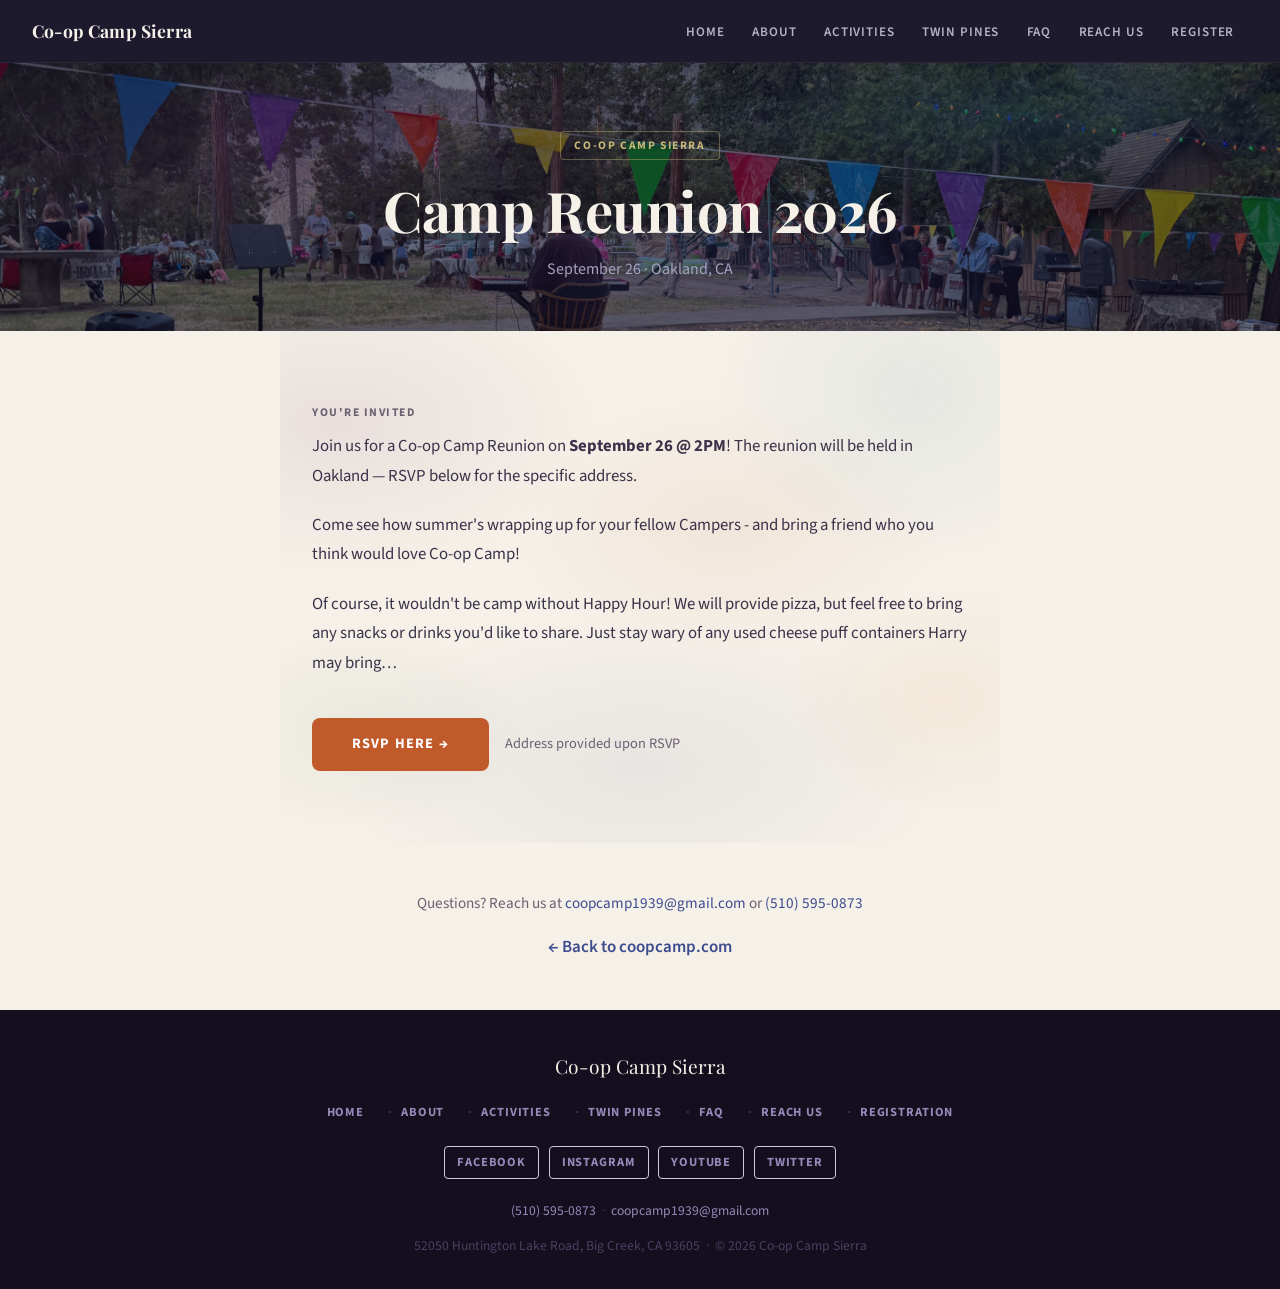
<file: reunion.html>
<!DOCTYPE html>
<html lang="en">
<head>
  <meta charset="UTF-8" />
  <meta name="viewport" content="width=device-width, initial-scale=1.0" />
  <title>Co-op Camp Reunion</title>
  <meta name="description" content="Join us for a Co-op Camp Sierra reunion on September 26 in Oakland. Come see your fellow campers and bring a friend!" />
  <link rel="stylesheet" href="css/style.css" />
  <script src="js/config.js"></script>
</head>
<body data-title="Reunion">

  <div id="site-nav"></div>

  <header class="page-hero page-hero-bg tiedye-wash"
          style="background-image: url('images/carnival.jpeg');">
    <p class="page-eyebrow">Co-op Camp Sierra</p>
    <h1>Camp Reunion 2026</h1>
    <p>September 26 · Oakland, CA</p>
  </header>

  <section class="section tiedye-wash" style="max-width:720px;">
    <p class="section-eyebrow">You're invited</p>

    <p class="section-body">Join us for a Co-op Camp Reunion on <strong>September 26 @ 2PM</strong>! The reunion will be held in Oakland — RSVP below for the specific address.</p>

    <p class="section-body" style="margin-top:1.25rem;">Come see how summer's wrapping up for your fellow Campers - and bring a friend who you think would love Co-op Camp!</p>

    <p class="section-body" style="margin-top:1.25rem;">Of course, it wouldn't be camp without Happy Hour! We will provide pizza, but feel free to bring any snacks or drinks you'd like to share. Just stay wary of any used cheese puff containers Harry may bring…</p>

    <div style="margin-top:2.5rem; display:flex; gap:1rem; flex-wrap:wrap; align-items:center;">
      <a class="btn btn-primary" href="https://forms.gle/VV9sCmEwhJFqFmQ28" target="_blank" rel="noopener"
         style="font-size:0.9rem; padding:0.9rem 2.5rem;">
        RSVP Here →
      </a>
      <p style="color:var(--mid); font-size:0.9rem; margin:0;">Address provided upon RSVP</p>
    </div>
  </section>

  <section class="section" style="text-align:center; padding-top:3rem; padding-bottom:3rem; max-width:720px;">
    <p style="color:var(--mid); font-size:0.95rem;">Questions? Reach us at
      <a href="mailto:coopcamp1939@gmail.com">coopcamp1939@gmail.com</a> or
      <a href="tel:5105950873">(510) 595-0873</a>
    </p>
    <p style="margin-top:1rem;">
      <a href="index.html" style="color:var(--indigo); font-weight:600;">← Back to coopcamp.com</a>
    </p>
  </section>

  <div id="site-footer"></div>

  <script src="js/site.js"></script>

</body>
</html>
</file>
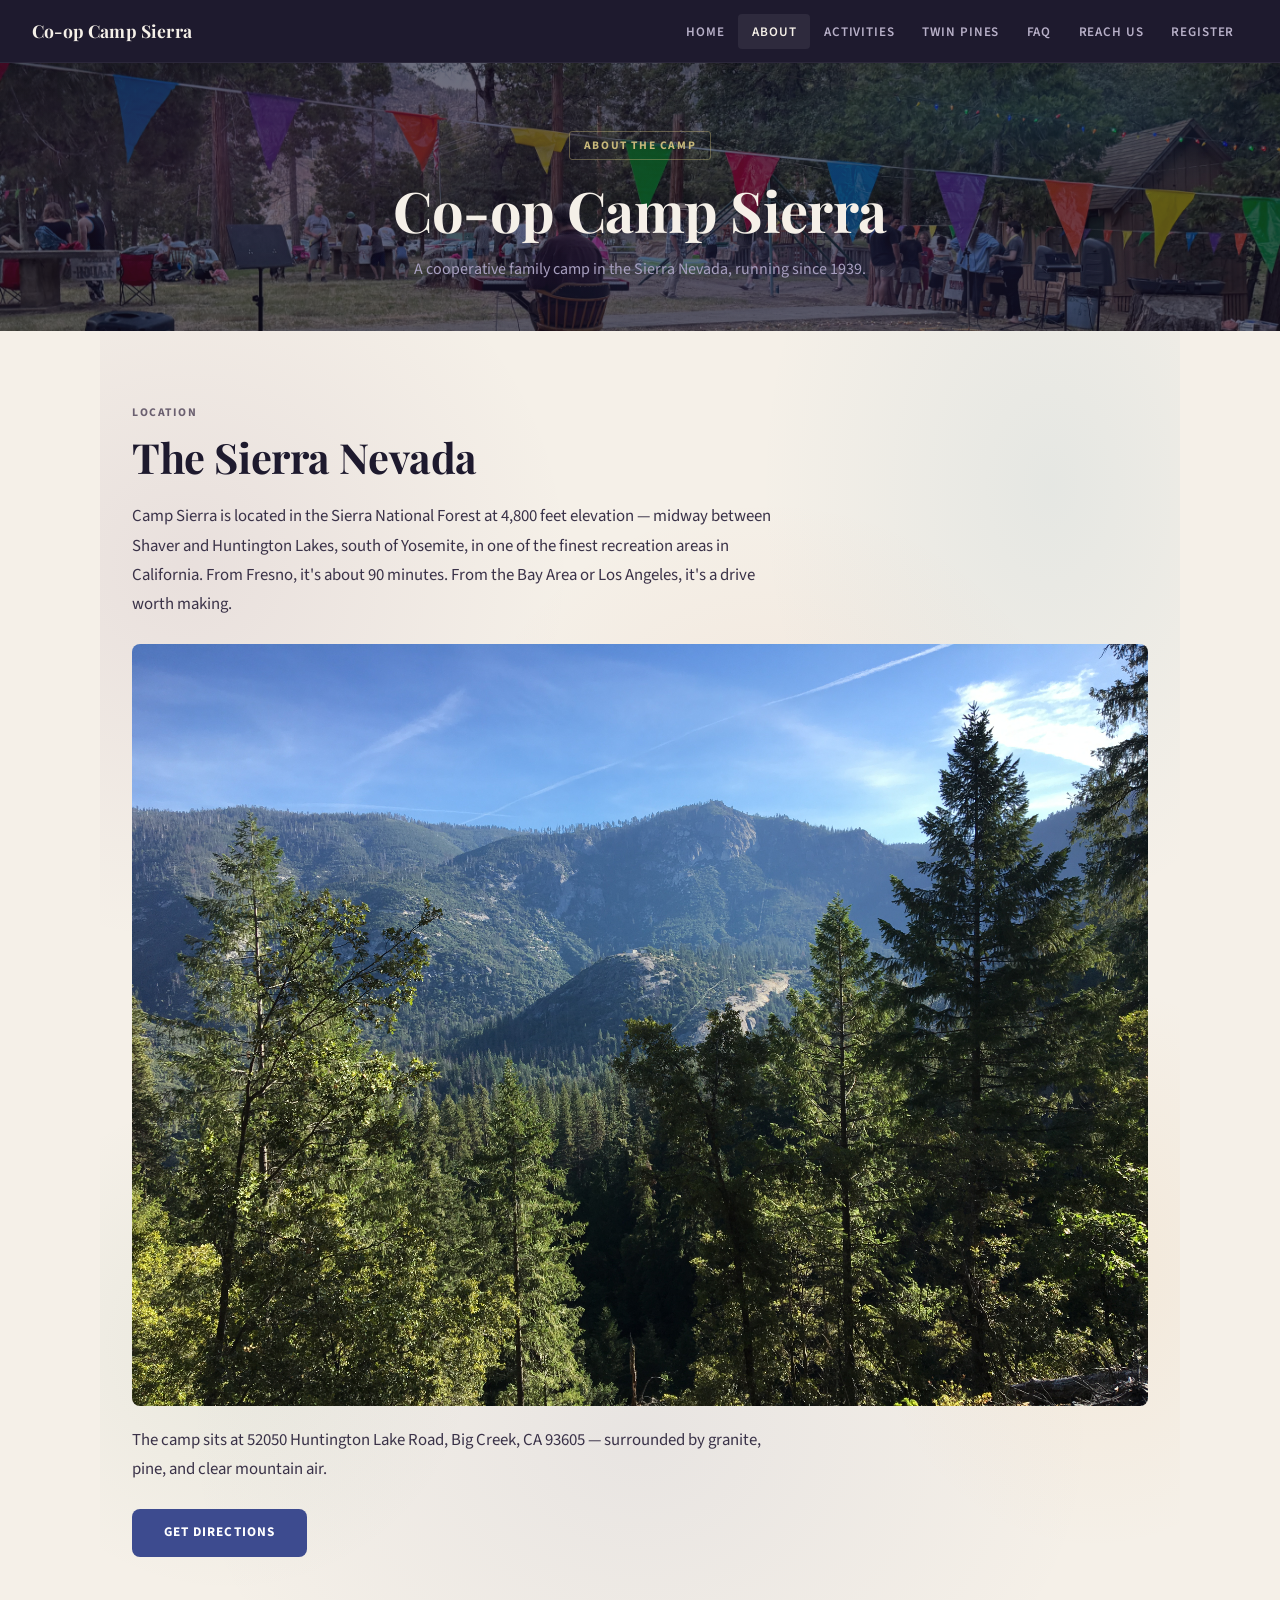
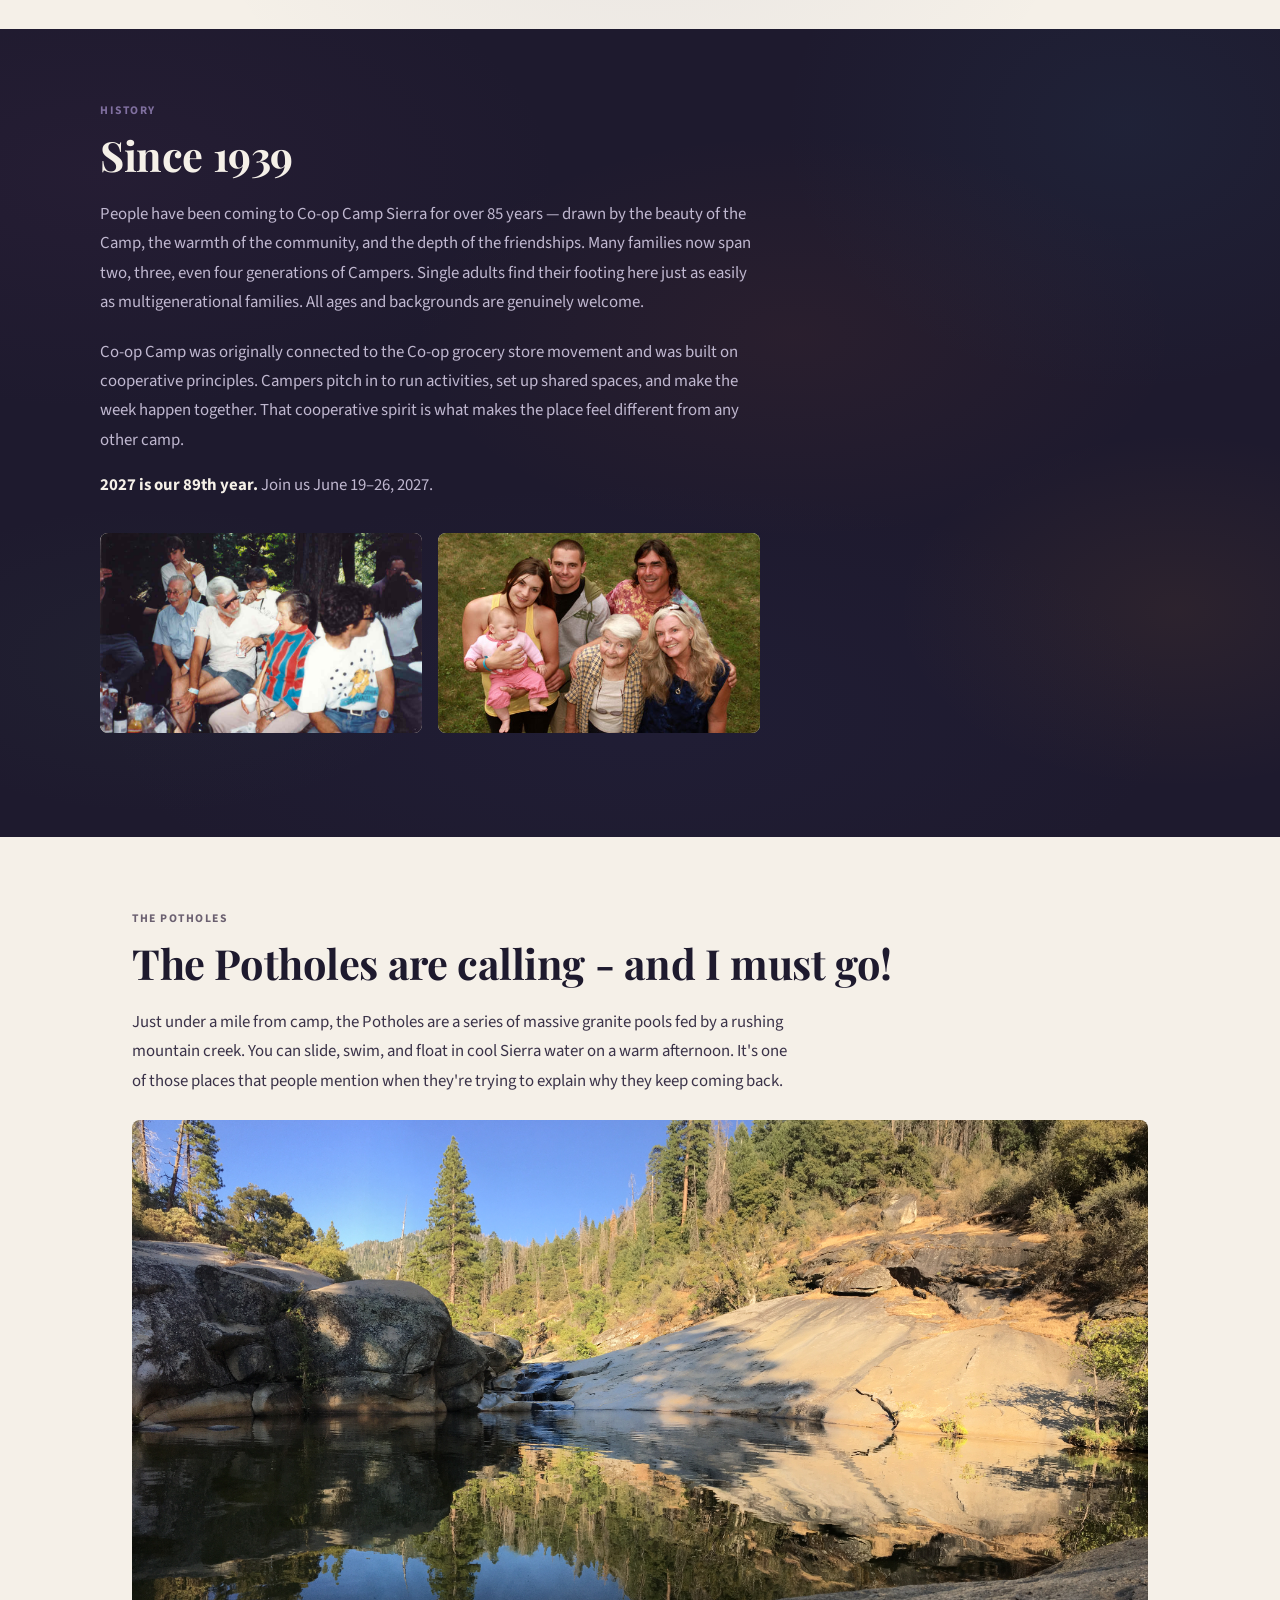
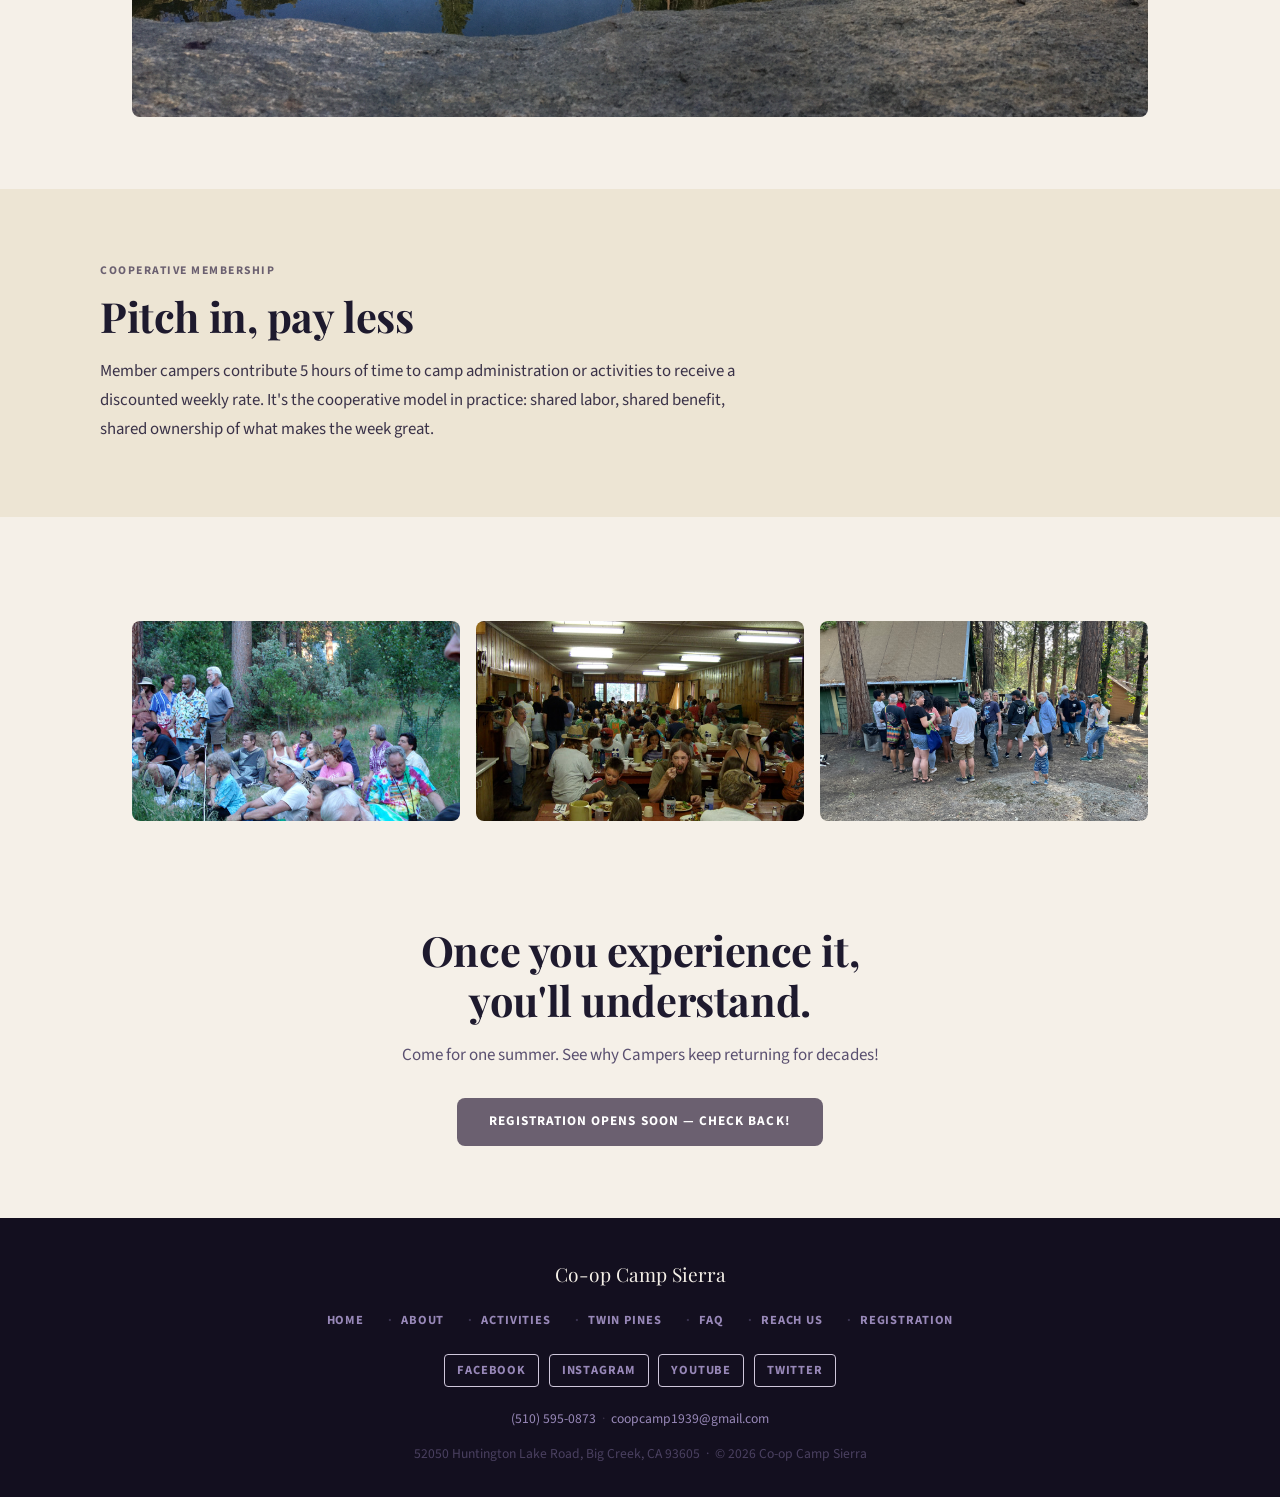
<file: pages/about.html>
<!DOCTYPE html>
<html lang="en">
<head>
  <meta charset="UTF-8" />
  <meta name="viewport" content="width=device-width, initial-scale=1.0" />
  <title>About Us | Co-op Camp Sierra</title>
  <meta name="description" content="The history and cooperative spirit of Co-op Camp Sierra — a family camp in the Sierra Nevada since 1939." />
  <link rel="stylesheet" href="../css/style.css" />
  <script src="../js/config.js"></script>
  <script src="../js/site.js"></script>
</head>
<body>

  <body data-title="About">

  <div id="site-nav"></div>

  <header class="page-hero page-hero-bg tiedye-wash"
          style="background-image: url('../images/carnival.jpeg');">
    <p class="page-eyebrow">About the Camp</p>
    <h1>Co-op Camp Sierra</h1>
    <p>A cooperative family camp in the Sierra Nevada, running since 1939.</p>
  </header>

  <section class="section tiedye-wash">
    <p class="section-eyebrow">Location</p>
    <h2 class="section-title">The Sierra Nevada</h2>
    <p class="section-body">Camp Sierra is located in the Sierra National Forest at 4,800 feet elevation — midway between Shaver and Huntington Lakes, south of Yosemite, in one of the finest recreation areas in California. From Fresno, it's about 90 minutes. From the Bay Area or Los Angeles, it's a drive worth making.</p>
    <img src="../images/sierras.jpg" alt="Sierra Mountains" style="width:100%; border-radius:8px; margin-top:1.5rem;">
    <p class="section-body" style="margin-top:1.25rem;">The camp sits at 52050 Huntington Lake Road, Big Creek, CA 93605 — surrounded by granite, pine, and clear mountain air.</p>
    <a class="btn btn-indigo" style="margin-top:1.5rem; display:inline-block;"
       href="https://maps.google.com/?q=52050+Huntington+Lake+Road+Big+Creek+CA+93605"
       target="_blank" rel="noopener">Get Directions</a>
  </section>

  <div class="band band-ink tiedye-wash">
    <div class="band-inner">
      <p class="section-eyebrow">History</p>
      <h2 class="section-title">Since 1939</h2>
      <p style="color:#c0b8d0; max-width:660px; font-size:1.05rem; line-height:1.75; margin-bottom:1.25rem;">People have been coming to Co-op Camp Sierra for over 85 years — drawn by the beauty of the Camp, the warmth of the community, and the depth of the friendships. Many families now span two, three, even four generations of Campers. Single adults find their footing here just as easily as multigenerational families. All ages and backgrounds are genuinely welcome.</p>
      <p style="color:#c0b8d0; max-width:660px; font-size:1.05rem; line-height:1.75;">Co-op Camp was originally connected to the Co-op grocery store movement and was built on cooperative principles. Campers pitch in to run activities, set up shared spaces, and make the week happen together. That cooperative spirit is what makes the place feel different from any other camp.</p>
      <p id="year-blurb" style="color:#c0b8d0; max-width:660px; font-size:1.05rem; line-height:1.75; margin-top:1rem;"></p>

      <div class="photo-grid-2" style="margin-top:2rem; max-width:660px;">
        <div class="photo-block" style="height:200px;">
          <img src="../images/historical-camp.jpeg" alt="Co-op Camp Sierra in earlier years">
        </div>
        <div class="photo-block" style="height:200px;">
          <img src="../images/four-generations.jpg" alt="Four generations at camp">
        </div>
      </div>
    </div>
  </div>

  <section class="section">
    <p class="section-eyebrow">The Potholes</p>
    <h2 class="section-title">The Potholes are calling - and I must go!</h2>
    <p class="section-body">Just under a mile from camp, the Potholes are a series of massive granite pools fed by a rushing mountain creek. You can slide, swim, and float in cool Sierra water on a warm afternoon. It's one of those places that people mention when they're trying to explain why they keep coming back.</p>
    <img src="../images/potholes.jpg" alt="The Potholes at Co-op Camp Sierra"
         style="width:100%; border-radius:8px; margin-top:1.5rem;">
  </section>

  <div class="band band-parchment">
    <div class="band-inner">
      <p class="section-eyebrow">Cooperative Membership</p>
      <h2 class="section-title" style="margin-bottom:1rem;">Pitch in, pay less</h2>
      <p style="max-width:660px; font-size:1.05rem; color:#3a3248; line-height:1.75;">Member campers contribute 5 hours of time to camp administration or activities to receive a discounted weekly rate. It's the cooperative model in practice: shared labor, shared benefit, shared ownership of what makes the week great.</p>
    </div>
  </div>

  <section class="section" style="padding-bottom:0;">
    <div class="photo-grid-3">
      <div class="photo-block" style="height:200px;">
        <img src="../images/primrose.jpg" alt="Evening primrose">
      </div>
      <div class="photo-block" style="height:200px;">
        <img src="../images/dining-hall.jpg" alt="Dining at camp">
      </div>
      <div class="photo-block" style="height:200px;">
        <img src="../images/happy-hour.jpeg" alt="Happy hour">
      </div>
    </div>
  </section>

  <section class="section" style="text-align:center;">
    <h2 class="section-title" style="max-width:520px; margin:0 auto 1rem;">Once you experience it, you'll understand.</h2>
    <p style="max-width:480px; margin:0 auto 1.75rem; color:#5a5070;">Come for one summer. See why Campers keep returning for decades!</p>
    <a class="btn btn-primary" id="register-btn" href="registration.html"></a>
  </section>

  <div id="site-footer"></div>

  <script>
    // Year blurb from config
    document.getElementById('year-blurb').innerHTML =
      '<strong style="color:var(--stone);">' + CAMP_YEAR + ' is our ' + CAMP_YEAR_NUMBER + ' year.</strong> Join us ' + CAMP_DATES + '.';

    const btn = document.getElementById('register-btn');
    if (REGISTRATION_OPEN) {
      btn.textContent = 'Register for ' + CAMP_YEAR;
    } else {
      btn.textContent = 'Registration opens soon — check back!';
      btn.removeAttribute('href');
      btn.style.background = 'var(--mid)';
      btn.style.cursor = 'default';
    }
  </script>

  <script src="../js/config.js"></script>
  <script src="../js/site.js"></script>

</body>
</html>
</file>
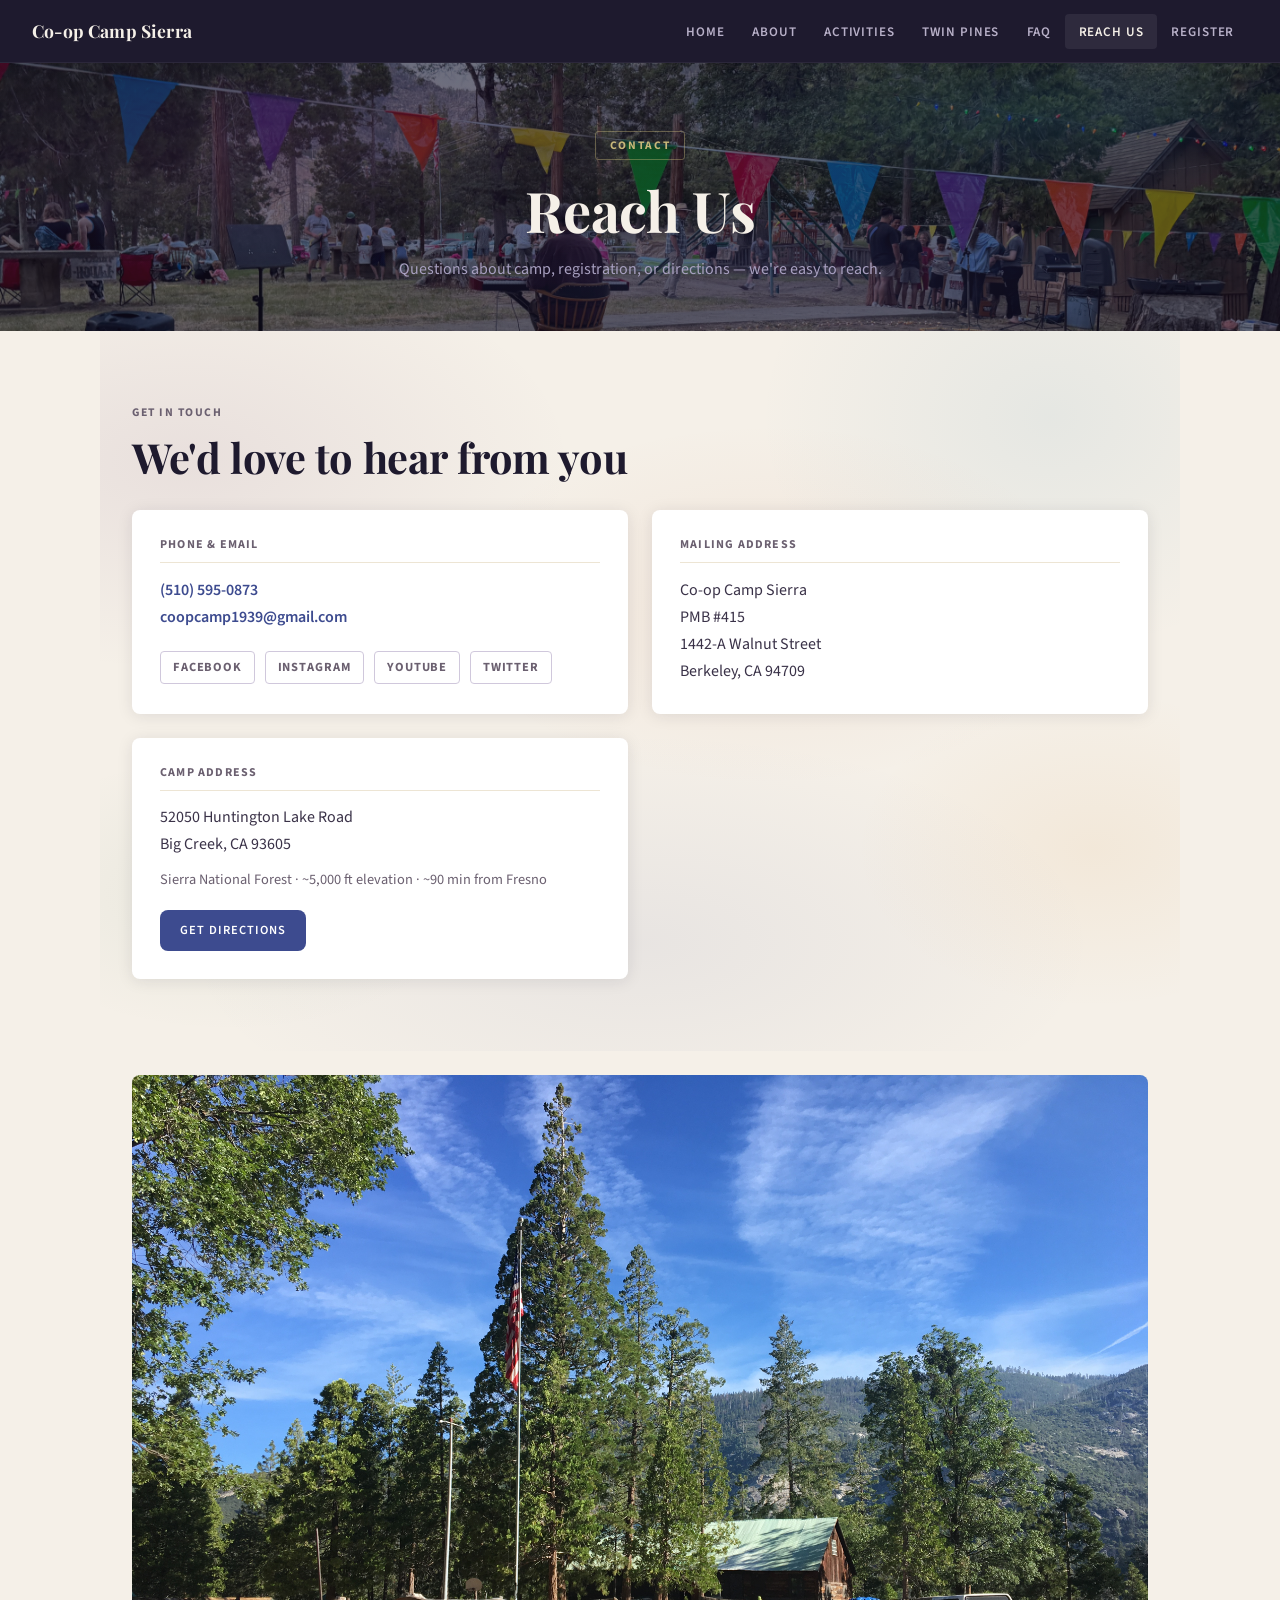
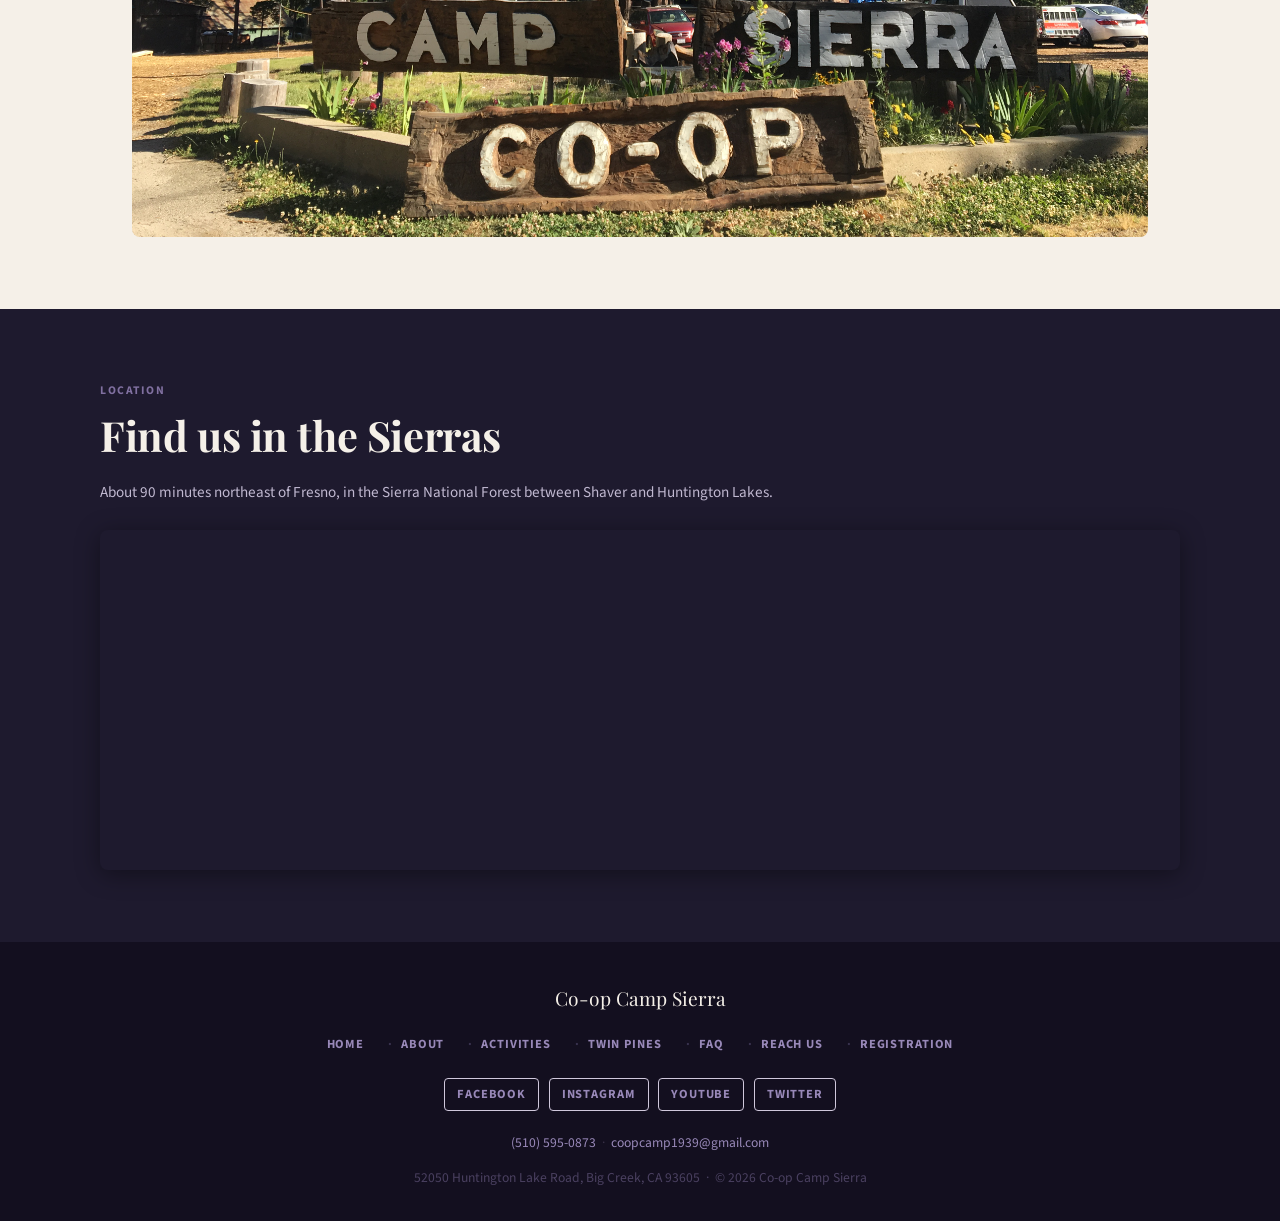
<file: pages/contact.html>
<!DOCTYPE html>
<html lang="en">
<head>
  <meta charset="UTF-8" />
  <meta name="viewport" content="width=device-width, initial-scale=1.0" />
  <title>Reach Us | Co-op Camp Sierra</title>
  <meta name="description" content="Contact Co-op Camp Sierra — phone, email, mailing address, and directions to the camp." />
  <link rel="stylesheet" href="../css/style.css" />
  <script src="../js/config.js"></script>
  <script src="../js/site.js"></script>
</head>
<body>

  <body data-title="Reach Us">

  <div id="site-nav"></div>

  <header class="page-hero page-hero-bg tiedye-wash"
          style="background-image: url('../images/carnival.jpeg');">
    <p class="page-eyebrow">Contact</p>
    <h1>Reach Us</h1>
    <p>Questions about camp, registration, or directions — we're easy to reach.</p>
  </header>

  <section class="section tiedye-wash">
    <p class="section-eyebrow">Get in Touch</p>
    <h2 class="section-title">We'd love to hear from you</h2>

    <div class="contact-grid">
      <div class="contact-card">
        <h3>Phone &amp; Email</h3>
        <address>
          <p><a href="tel:5105950873">(510) 595-0873</a></p>
          <p><a href="mailto:coopcamp1939@gmail.com">coopcamp1939@gmail.com</a></p>
        </address>
        <div class="social-links" style="margin-top:1.25rem;">
          <a href="http://www.facebook.com/groups/51711487635/" target="_blank" rel="noopener">Facebook</a>
          <a href="https://www.instagram.com/coopcampsierra/" target="_blank" rel="noopener">Instagram</a>
          <a href="http://www.youtube.com/channel/UCi2rjF8sjHXyjd9L-mYlB8A" target="_blank" rel="noopener">YouTube</a>
          <a href="https://twitter.com/coopCampSierra" target="_blank" rel="noopener">Twitter</a>
        </div>
      </div>

      <div class="contact-card">
        <h3>Mailing Address</h3>
        <address>
          <p>Co-op Camp Sierra<br>
          PMB #415<br>
          1442-A Walnut Street<br>
          Berkeley, CA 94709</p>
        </address>
      </div>

      <div class="contact-card">
        <h3>Camp Address</h3>
        <address>
          <p>52050 Huntington Lake Road<br>Big Creek, CA 93605</p>
        </address>
        <p style="font-size:0.9rem; color:var(--mid); margin-top:0.6rem;">Sierra National Forest · ~5,000 ft elevation · ~90 min from Fresno</p>
        <a class="btn btn-indigo" style="margin-top:1.1rem; font-size:0.78rem; padding:0.6rem 1.25rem; color:white;"
           href="https://maps.google.com/?q=52050+Huntington+Lake+Road+Big+Creek+CA+93605"
           target="_blank" rel="noopener">Get Directions</a>
      </div>
    </div>
  </section>

  <section class="section" style="padding-top:0;">
    <img src="../images/coop-camp-sign.jpg" alt="Co-op Camp Sierra sign"
         style="width:100%; border-radius:8px; margin-top:1.5rem;">
  </section>

  <div class="band band-ink">
    <div class="band-inner">
      <p class="section-eyebrow">Location</p>
      <h2 class="section-title" style="margin-bottom:1.25rem;">Find us in the Sierras</h2>
      <p style="color:#c0b8d0; margin-bottom:1.5rem; font-size:0.95rem;">About 90 minutes northeast of Fresno, in the Sierra National Forest between Shaver and Huntington Lakes.</p>
      <div style="border-radius:var(--radius); overflow:hidden; box-shadow:0 4px 24px rgba(0,0,0,0.4);">
        <iframe
          title="Camp Sierra location map"
          src="https://www.google.com/maps/embed?pb=!1m18!1m12!1m3!1d3152.0!2d-119.25!3d37.1!2m3!1f0!2f0!3f0!3m2!1i1024!2i768!4f13.1!3m3!1m2!1s0x0%3A0x0!2s52000+Camp+Sierra+Road%2C+Shaver+Lake%2C+CA+93664!5e0!3m2!1sen!2sus!4v1"
          width="100%" height="340" style="border:0; display:block;"
          allowfullscreen="" loading="lazy" referrerpolicy="no-referrer-when-downgrade">
        </iframe>
      </div>
    </div>
  </div>

  <div id="site-footer"></div>

  <script src="../js/config.js"></script>
  <script src="../js/site.js"></script>


</body>
</html>
</file>
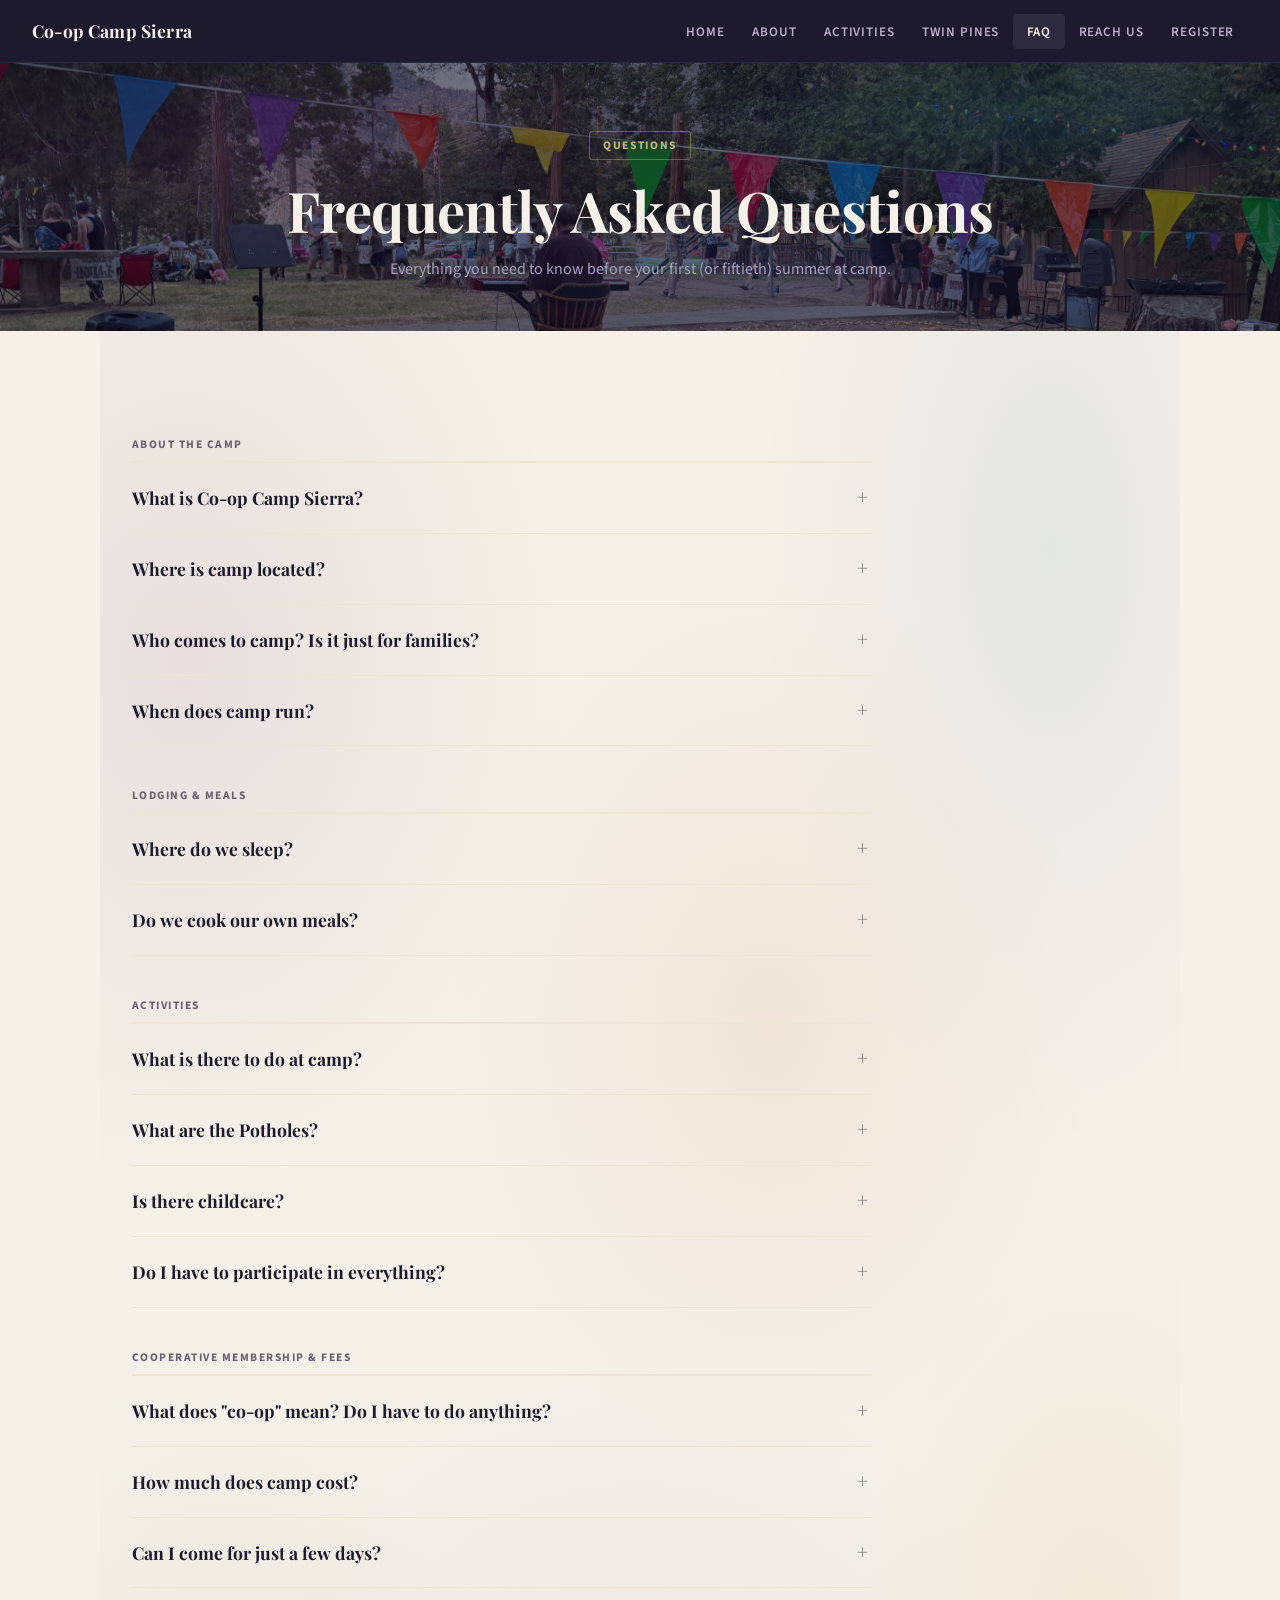
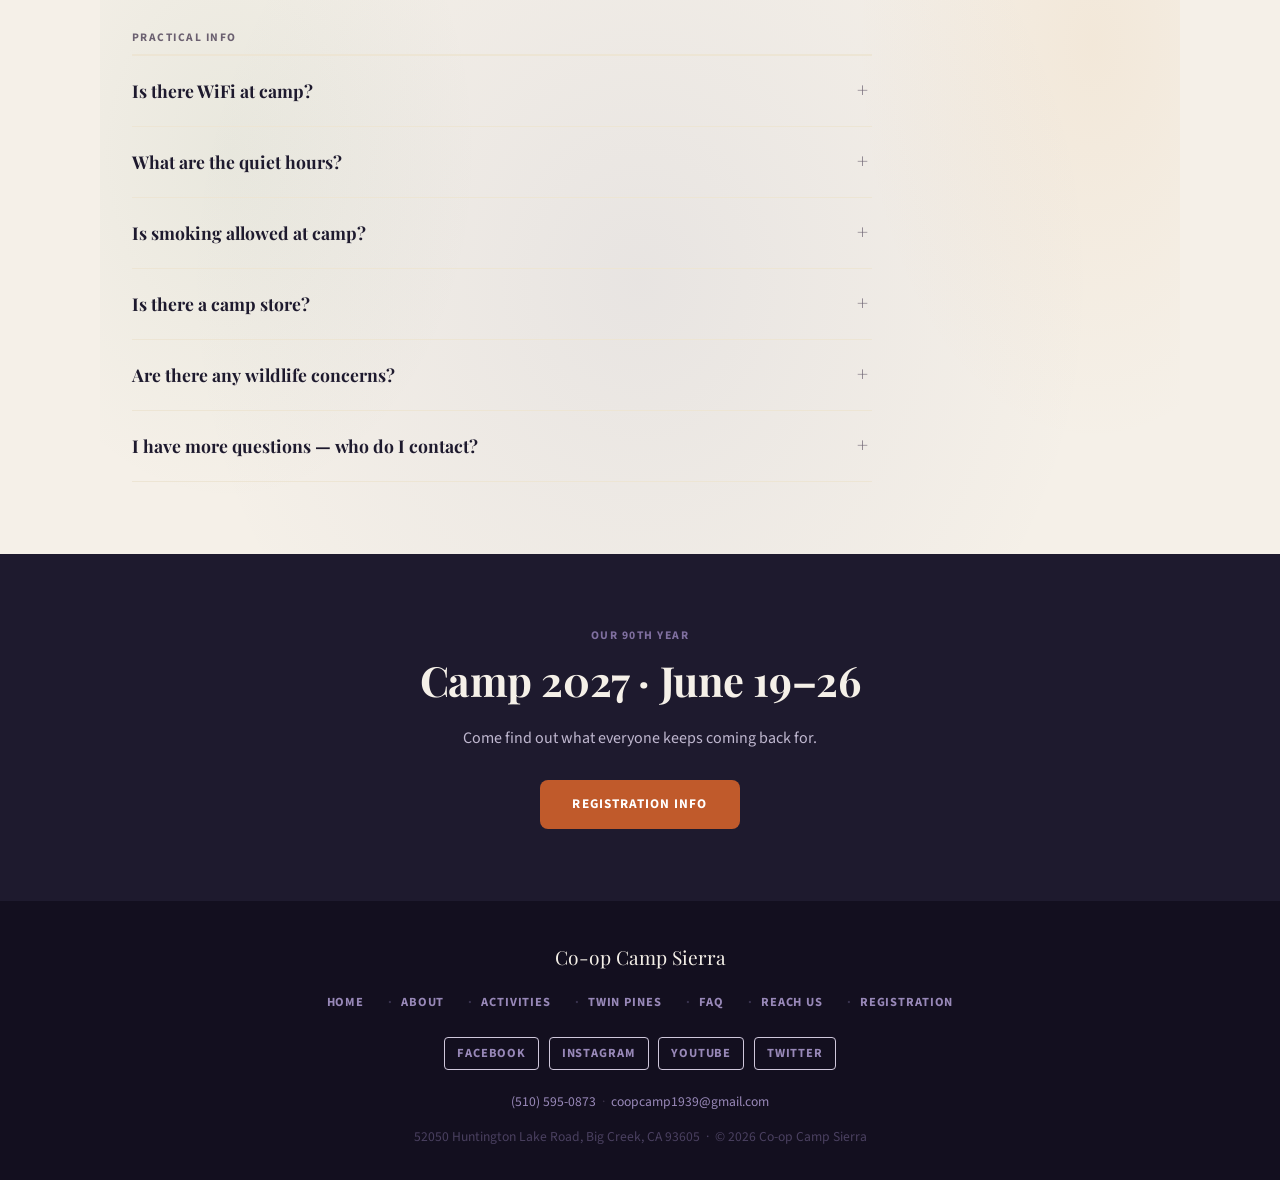
<file: pages/faq.html>
<!DOCTYPE html>
<html lang="en">
<head>
  <meta charset="UTF-8" />
  <meta name="viewport" content="width=device-width, initial-scale=1.0" />
  <title>FAQ | Co-op Camp Sierra</title>
  <meta name="description" content="Frequently asked questions about Co-op Camp Sierra — where we stay, what we eat, who comes, and what makes it special." />
  <link rel="stylesheet" href="../css/style.css" />
  <script src="../js/config.js"></script>
  <script src="../js/site.js"></script>
  <style>
    .faq-list { max-width: 740px; margin-top: 2rem; }
    .faq-item {
      border-bottom: 1px solid var(--parchment);
      padding: 1.25rem 0;
    }
    .faq-item:first-child { border-top: 1px solid var(--parchment); }
    .faq-question {
      font-family: 'Playfair Display', serif;
      font-size: 1.1rem;
      font-weight: 700;
      color: var(--ink);
      cursor: pointer;
      display: flex;
      justify-content: space-between;
      align-items: flex-start;
      gap: 1rem;
      user-select: none;
      padding-right: 0.25rem;
    }
    .faq-question:hover { color: var(--indigo); }
    .faq-toggle {
      font-size: 1.2rem;
      color: var(--mid);
      flex-shrink: 0;
      line-height: 1.4;
      transition: transform 0.2s;
    }
    .faq-answer {
      display: none;
      padding-top: 0.75rem;
      font-size: 1rem;
      color: #3a3248;
      line-height: 1.75;
      max-width: 640px;
    }
    .faq-answer a { color: var(--indigo); font-weight: 600; }
    .faq-item.open .faq-answer { display: block; }
    .faq-item.open .faq-toggle { transform: rotate(45deg); }

    .faq-category {
      font-family: 'Source Sans 3', sans-serif;
      font-size: 0.72rem;
      font-weight: 700;
      letter-spacing: 0.13em;
      text-transform: uppercase;
      color: var(--mid);
      margin: 2.5rem 0 0;
      padding-bottom: 0.4rem;
      border-bottom: 2px solid var(--parchment);
    }
    .faq-category:first-child { margin-top: 0; }
  </style>
</head>
<body>

  <body data-title="FAQ">

  <div id="site-nav"></div>

  <header class="page-hero page-hero-bg tiedye-wash"
          style="background-image: url('../images/carnival.jpeg');">
    <p class="page-eyebrow">Questions</p>
    <h1>Frequently Asked Questions</h1>
    <p>Everything you need to know before your first (or fiftieth) summer at camp.</p>
  </header>

  <section class="section tiedye-wash">

    <div class="faq-list">

      <!-- ABOUT THE CAMP -->
      <p class="faq-category">About the Camp</p>

      <div class="faq-item">
        <div class="faq-question" onclick="toggleFaq(this)">
          What is Co-op Camp Sierra?
          <span class="faq-toggle">+</span>
        </div>
        <div class="faq-answer">
          <p>Co-op Camp Sierra is a cooperative family camp that has been gathering in the Sierra Nevada every summer since 1939 — making <span id="faq-year-blurb"></span>. The camp was originally connected to the co-op grocery store movement and was built on cooperative principles: campers of all backgrounds pitch in, share meals, lead activities, and look after one another.</p>
          <p style="margin-top:0.75rem;">It's a multigenerational community. We have campers in their second, third, and even fourth generation. New campers quickly feel the magic and keep coming back.</p>
        </div>
      </div>

      <div class="faq-item">
        <div class="faq-question" onclick="toggleFaq(this)">
          Where is camp located?
          <span class="faq-toggle">+</span>
        </div>
        <div class="faq-answer">
          <p>Camp Sierra is located in the Sierra National Forest at nearly 5,000 feet elevation — midway between Huntington and Shaver Lakes, south of Yosemite. The address is 52000 Camp Sierra Road, Shaver Lake, CA 93664. It's about 90 minutes from Fresno and roughly 4 hours from the Bay Area.</p>
        </div>
      </div>

      <div class="faq-item">
        <div class="faq-question" onclick="toggleFaq(this)">
          Who comes to camp? Is it just for families?
          <span class="faq-toggle">+</span>
        </div>
        <div class="faq-answer">
          <p>Everyone is genuinely welcome — families with young children, older kids, teenagers, adults in their 20s through 90s, couples, and single adults. Camp is multigenerational by nature and single adults find their footing just as easily as families. There's no typical camper.</p>
        </div>
      </div>

      <div class="faq-item">
        <div class="faq-question" onclick="toggleFaq(this)">
          When does camp run?
          <span class="faq-toggle">+</span>
        </div>
        <div class="faq-answer">
          <p>Camp typically runs for one week in late June each summer. You can attend the full week or come for a shorter per-diem stay.</p>
        </div>
      </div>

      <!-- LODGING & MEALS -->
      <p class="faq-category">Lodging &amp; Meals</p>

      <div class="faq-item">
        <div class="faq-question" onclick="toggleFaq(this)">
          Where do we sleep?
          <span class="faq-toggle">+</span>
        </div>
        <div class="faq-answer">
          <p>Camp Sierra has several accommodation options at different price points:</p>
          <ul style="margin:0.75rem 0 0 1.25rem; color:#3a3248; line-height:1.9;">
            <li><strong>Camping</strong> — tent sites in the camp grounds</li>
            <li><strong>Cabins (no restroom)</strong> — rustic cabins, shared bathroom nearby</li>
            <li><strong>Cabins (with restroom)</strong> — private cabin with bathroom</li>
            <li><strong>Lodge</strong> — lodge-style rooms</li>
            <li><strong>Duplex</strong> — larger unit suited for groups of 7+</li>
          </ul>
          <p style="margin-top:0.75rem;">All options include meals. See the <a href="registration.html">Registration page</a> for the full fee schedule.</p>
        </div>
      </div>

      <div class="faq-item">
        <div class="faq-question" onclick="toggleFaq(this)">
          Do we cook our own meals?
          <span class="faq-toggle">+</span>
        </div>
        <div class="faq-answer">
          <p>No — meals are prepared by the Camp Sierra kitchen staff and are included in your registration fee. Breakfast, lunch, and dinner are served daily in the Dining Hall. A typical week features everything from scrambled eggs and biscuits &amp; gravy to barrel-smoked tri-tip and baked chicken. Vegetarian options are available for registered vegetarian campers.</p>
          <p style="margin-top:0.75rem;">On All-Day Hike Day (Tuesday), everyone packs a bag lunch from the Dining Hall. Friday night is "Tip Night" — a tradition of showing appreciation to the kitchen staff who work incredibly hard all week.</p>
        </div>
      </div>

      <!-- ACTIVITIES -->
      <p class="faq-category">Activities</p>

      <div class="faq-item">
        <div class="faq-question" onclick="toggleFaq(this)">
          What is there to do at camp?
          <span class="faq-toggle">+</span>
        </div>
        <div class="faq-answer">
          <p>Quite a lot — see the full <a href="activities.html">Activities page</a> for the complete list. Camp staples include tie-dye, folk dancing, the Potholes swimming holes, the Talent Show, the Carnival, and the Live &amp; Silent Auction. On top of those, campers organize their own activities each week at the Sunday planning meeting: recent years have included Zydeco lessons, herb walks, ukulele sessions, trivia, a challah bake, volleyball, board games, and more.</p>
        </div>
      </div>

      <div class="faq-item">
        <div class="faq-question" onclick="toggleFaq(this)">
          What are the Potholes?
          <span class="faq-toggle">+</span>
        </div>
        <div class="faq-answer">
          <p>The Potholes are a series of massive granite pools fed by a rushing mountain creek, about a mile hike from camp. You can swim, slide, and float in cool Sierra water. It's one of the most beloved spots at camp — come prepared with a swimsuit and water shoes, and be aware of trail conditions (check the daily Twin Pines newsletter for updates).</p>
        </div>
      </div>

      <div class="faq-item">
        <div class="faq-question" onclick="toggleFaq(this)">
          Is there childcare?
          <span class="faq-toggle">+</span>
        </div>
        <div class="faq-answer">
          <p>Yes! Co-op Camp childcare is available for children age 2 and up, Monday through Friday from 9 AM to 12 PM at the playground. On All-Day Hike Day (Thursday), childcare ends at 10:30 AM. Sign-ups happen Sunday at lunch (12:15 PM) at the playground. Parents are encouraged to volunteer for an hour or two during the week to help out.</p>
        </div>
      </div>

      <div class="faq-item">
        <div class="faq-question" onclick="toggleFaq(this)">
          Do I have to participate in everything?
          <span class="faq-toggle">+</span>
        </div>
        <div class="faq-answer">
          <p>Not at all. Participation is always by choice. Many campers love being busy from morning to night; others prefer a slow week of coffee conversations, hammock time, and an evening dance. There is genuinely a pace here for everyone.</p>
        </div>
      </div>

      <!-- COOPERATIVE MEMBERSHIP -->
      <p class="faq-category">Cooperative Membership &amp; Fees</p>

      <div class="faq-item">
        <div class="faq-question" onclick="toggleFaq(this)">
          What does "co-op" mean? Do I have to do anything?
          <span class="faq-toggle">+</span>
        </div>
        <div class="faq-answer">
          <p>The cooperative spirit is at the heart of camp — campers pitch in to make the week happen together. If you register as a <strong>member</strong>, you contribute 5 hours of time toward camp administration or activities during the week and receive a discounted rate on your fees. It could be helping set up an activity, assisting in the kitchen, or staffing a carnival booth.</p>
          <p style="margin-top:0.75rem;">Non-members are completely welcome and pay the standard rate. Many first-time campers start as non-members and become members in later years.</p>
        </div>
      </div>

      <div class="faq-item">
        <div class="faq-question" onclick="toggleFaq(this)">
          How much does camp cost?
          <span class="faq-toggle">+</span>
        </div>
        <div class="faq-answer">
          <p>Fees vary by accommodation type (camping, cabin, lodge, duplex), age, and member vs. non-member status. All fees include meals and lodging for the full week. There are also per-diem and day-use rates for shorter stays.</p>
          <p style="margin-top:0.75rem;">See the full fee schedule on the <a href="registration.html">Registration page</a>. A non-refundable $50 per-person deposit is included with payment.</p>
        </div>
      </div>

      <div class="faq-item">
        <div class="faq-question" onclick="toggleFaq(this)">
          Can I come for just a few days?
          <span class="faq-toggle">+</span>
        </div>
        <div class="faq-answer">
          <p>Yes — per-diem rates are available for partial-week stays, covering meals and lodging for each day you attend. There are also day-use rates ($30/person/day) if you want to participate in activities without meals or overnight accommodations. See the <a href="registration.html">Registration page</a> for rates.</p>
        </div>
      </div>

      <!-- PRACTICAL INFO -->
      <p class="faq-category">Practical Info</p>

      <div class="faq-item">
        <div class="faq-question" onclick="toggleFaq(this)">
          Is there WiFi at camp?
          <span class="faq-toggle">+</span>
        </div>
        <div class="faq-answer">
          <p>There is a camp WiFi network — though the signal generally reaches only the upper camp area and is strongest near the Store Porch. We'd encourage you to think twice before taking out your phone too often; part of the magic of camp is being present with the people around you.</p>
        </div>
      </div>

      <div class="faq-item">
        <div class="faq-question" onclick="toggleFaq(this)">
          What are the quiet hours?
          <span class="faq-toggle">+</span>
        </div>
        <div class="faq-answer">
          <p>Camp enjoys quiet hours from 10 PM to 7 AM. This is a longstanding tradition and helps everyone — especially families with young children — get good rest between full days of activity.</p>
        </div>
      </div>

      <div class="faq-item">
        <div class="faq-question" onclick="toggleFaq(this)">
          Is smoking allowed at camp?
          <span class="faq-toggle">+</span>
        </div>
        <div class="faq-answer">
          <p>The BBQ area and the flagpole fire pit are the only areas where smoking is permitted. No candles or open flames are allowed elsewhere — we're in a fire-sensitive national forest and take this seriously.</p>
        </div>
      </div>

      <div class="faq-item">
        <div class="faq-question" onclick="toggleFaq(this)">
          Is there a camp store?
          <span class="faq-toggle">+</span>
        </div>
        <div class="faq-answer">
          <p>Yes! The Camp Sierra Store is open daily during camp week, typically 2–3 PM and 7:30–9 PM (with some variation — check the daily Twin Pines for hours). The store is a beloved camp-store tradition!</p>
        </div>
      </div>

      <div class="faq-item">
        <div class="faq-question" onclick="toggleFaq(this)">
          Are there any wildlife concerns?
          <span class="faq-toggle">+</span>
        </div>
        <div class="faq-answer">
          <p>We're in the Sierra Nevada, so yes — rattlesnakes have been spotted on the Potholes trail and around camp, and other wildlife is part of the setting. Emergency procedures: if you hear a siren, please report to the flagpole.</p>
        </div>
      </div>

      <div class="faq-item">
        <div class="faq-question" onclick="toggleFaq(this)">
          I have more questions — who do I contact?
          <span class="faq-toggle">+</span>
        </div>
        <div class="faq-answer">
          <p>We'd love to hear from you! Call us at <a href="tel:5105950873">(510) 595-0873</a> or email <a href="mailto:coopcamp1939@gmail.com">coopcamp1939@gmail.com</a>. You can also find our community on <a href="http://www.facebook.com/groups/51711487635/" target="_blank" rel="noopener">Facebook</a>.</p>
        </div>
      </div>

    </div>
  </section>

  <div class="band band-ink" style="text-align:center;">
    <div class="band-inner">
      <p class="section-eyebrow" style="text-align:center;">Our 90th Year</p>
      <h2 class="section-title">Camp 2027 · June 19–26</h2>
      <p style="color:#c0b8d0; max-width:460px; margin:0 auto 1.75rem; font-size:1rem;">Come find out what everyone keeps coming back for.</p>
      <a class="btn btn-primary" id="faq-register-btn" href="registration.html">Registration Info</a>
    </div>
  </div>

  <div id="site-footer"></div>

  <script>
    function toggleFaq(questionEl) {
      const item = questionEl.closest('.faq-item');
      item.classList.toggle('open');
    }
  </script>

  <script src="../js/config.js"></script>
  <script src="../js/site.js"></script>
  <script>
    document.getElementById('faq-year-blurb').textContent = CAMP_YEAR + ' our ' + CAMP_YEAR_NUMBER + ' year';
    document.getElementById('faq-cta-eyebrow').textContent = 'Our ' + CAMP_YEAR_NUMBER + ' Year';
    document.getElementById('faq-camp-dates-year').innerHTML = '<strong>' + CAMP_DATES + '</strong>';
    document.getElementById('faq-camp-dates-blurb').textContent = 'our ' + CAMP_YEAR_NUMBER + ' year';

    const faqBtn = document.getElementById('faq-register-btn');
    if (REGISTRATION_OPEN) {
      faqBtn.textContent = 'Register for ' + CAMP_YEAR;
    } else {
      faqBtn.textContent = 'Registration info';
      faqBtn.style.background = 'var(--mid)';
    }
  </script>

</body>
</html>
</file>
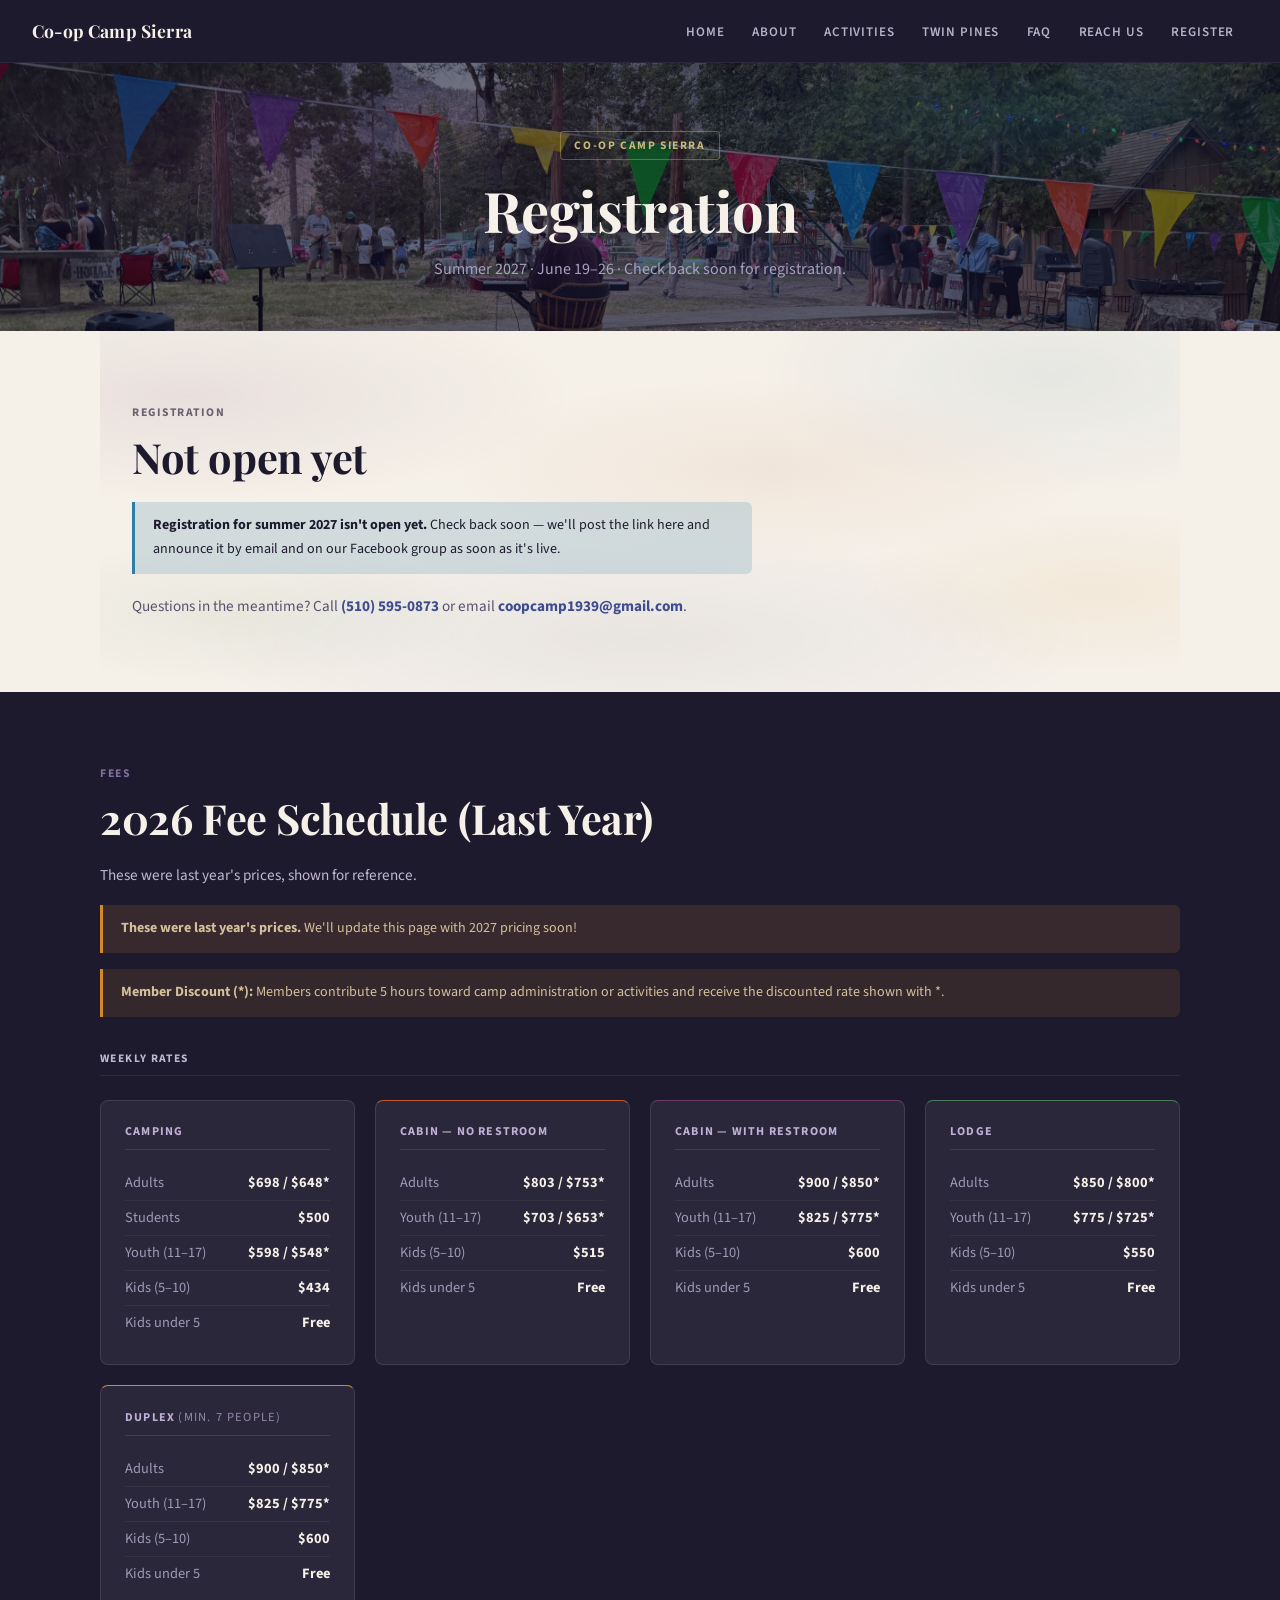
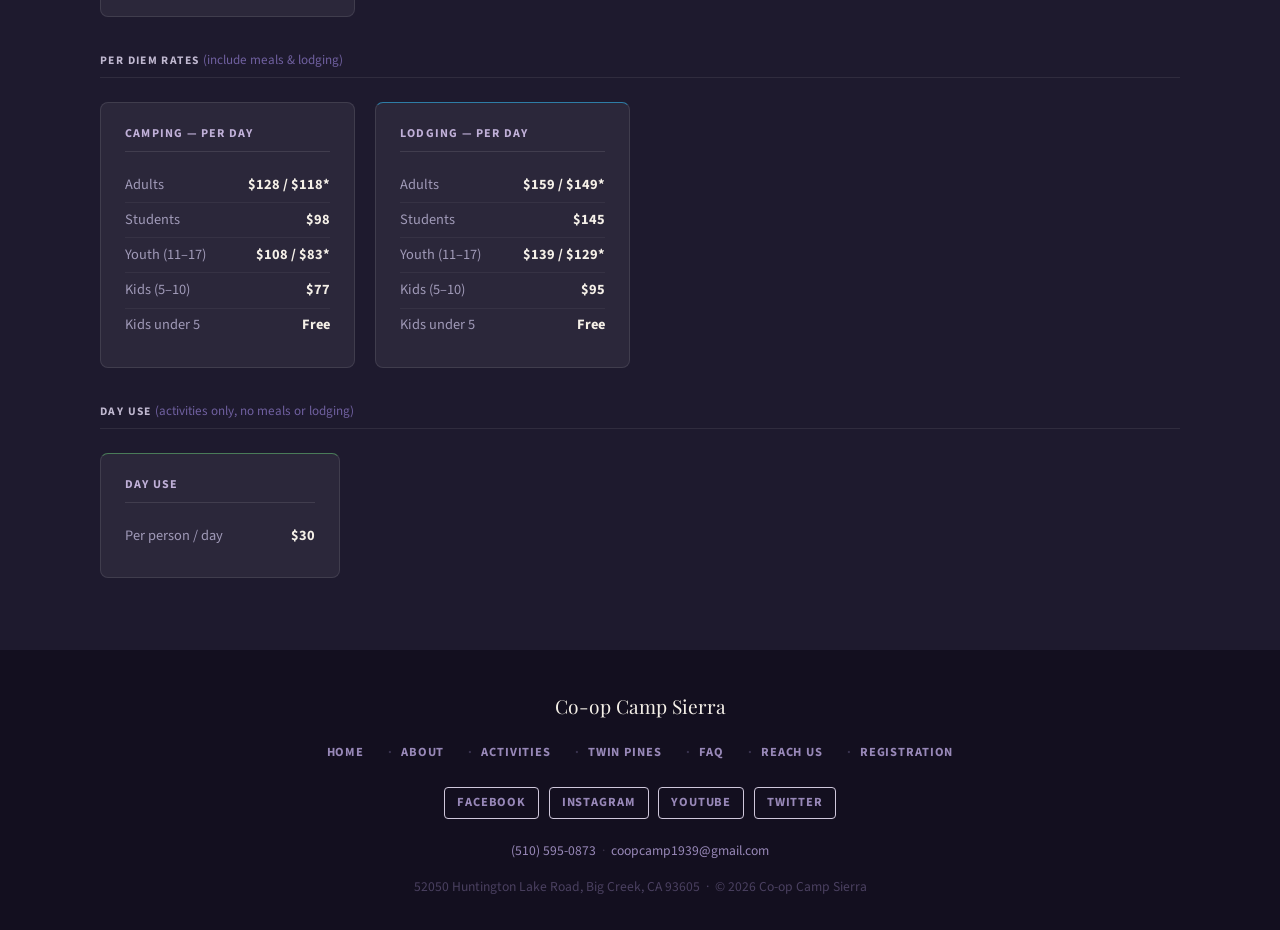
<file: pages/registration.html>
<!DOCTYPE html>
<html lang="en">
<head>
  <meta charset="UTF-8" />
  <meta name="viewport" content="width=device-width, initial-scale=1.0" />
  <title>Registration | Co-op Camp Sierra</title>
  <meta name="description" content="Register for Co-op Camp Sierra 2027 — June 19-26. View the fee schedule and sign up online." />
  <link rel="stylesheet" href="../css/style.css" />
  <script src="../js/config.js"></script>
  <script src="../js/site.js"></script>
</head>
<body>

  <body data-title="Registration">

  <div id="site-nav"></div>

  <header class="page-hero page-hero-bg tiedye-wash"
          style="background-image: url('../images/carnival.jpeg');">
    <p class="page-eyebrow">Co-op Camp Sierra</p>
    <h1>Registration</h1>
    <p id="header-subtitle">June 20 – 27, 2026. Two steps to secure your spot.</p>
  </header>

  <!-- ======================================================================
       REGISTRATION TOGGLE — change ONLY this one line:
       true  = registration open (shows steps, PayPal, Google Form)
       false = registration closed (shows "not open yet" notice, last year's fees)
     ====================================================================== -->

  <!-- HOW TO REGISTER — shown only when REGISTRATION_OPEN is true -->
  <section class="section tiedye-wash" id="how-to-register">
    <p class="section-eyebrow">How to Register</p>
    <h2 class="section-title">Two steps</h2>
    <div class="reg-steps">
      <div class="step-card">
        <div class="step-num">1</div>
        <h3>Submit your registration</h3>
        <p>Complete the online form below, <a href="https://forms.gle/dPm4dDHFXrfCf5wt5" target="_blank" rel="noopener">open it directly in Google Forms</a>, download and return the <a href="https://www.coopcamp.com/_files/ugd/2b95a3_fae9b96e82ce48e2b876161e0f1baf7f.pdf" target="_blank" rel="noopener">PDF form</a>, or call us at <a href="tel:5105950873">(510) 595-0873</a>.</p>
      </div>
      <div class="step-card">
        <div class="step-num">2</div>
        <h3>Submit payment via PayPal</h3>
        <p>Use the PayPal button below to pay your camp fees or make a tax-deductible donation. A non-refundable $50 per-person deposit is included in your payment.</p>
      </div>
      <div class="paypal-box">
        <p><strong>Pay fees or donate via PayPal</strong></p>
        <p>Camp fees are not tax deductible.</p>
        <form action="https://www.paypal.com/donate" method="post" target="_blank">
          <input type="hidden" name="hosted_button_id" value="YOUR_BUTTON_ID" />
          <input type="image" src="https://www.paypalobjects.com/en_US/i/btn/btn_donate_LG.gif"
                 border="0" name="submit" alt="Donate with PayPal" />
        </form>
      </div>
    </div>
    <p style="margin-top:1.25rem; color:#5a5070; font-size:0.95rem;">To reserve your space or if you have questions, call <a href="tel:5105950873"><strong>(510) 595-0873</strong></a> or email <a href="mailto:coopcamp1939@gmail.com"><strong>coopcamp1939@gmail.com</strong></a>.</p>
  </section>

  <!-- NOT YET OPEN NOTICE — shown only when REGISTRATION_OPEN is false -->
  <section class="section tiedye-wash" id="not-open-notice" style="display:none;">
    <p class="section-eyebrow">Registration</p>
    <h2 class="section-title">Not open yet</h2>
    <div class="pricing-note-block" style="background:rgba(46,125,166,0.18); border-left-color:var(--sky); max-width:620px; color:var(--ink);">
      <strong>Registration for summer 2027 isn't open yet.</strong> Check back soon — we'll post the link here and announce it by email and on our Facebook group as soon as it's live.
    </div>
    <p style="margin-top:1.25rem; color:#5a5070; font-size:0.95rem;">Questions in the meantime? Call <a href="tel:5105950873"><strong>(510) 595-0873</strong></a> or email <a href="mailto:coopcamp1939@gmail.com"><strong>coopcamp1939@gmail.com</strong></a>.</p>
  </section>

  <!-- FEE SCHEDULE -->
  <div class="band band-ink">
    <div class="band-inner">
      <p class="section-eyebrow">Fees</p>
      <h2 class="section-title" id="fee-schedule-title">2026 Fee Schedule</h2>
      <p style="color:#c0b8d0; font-size:0.95rem; margin-bottom:0.5rem;" id="fee-schedule-sub">All fees include meals and lodging for the full week unless noted.</p>

      <div class="pricing-note-block" id="last-year-notice" style="display:none; background:rgba(212,136,42,0.14); border-left-color:var(--marigold);">
        <strong>These were last year's prices.</strong> We'll update this page with 2027 pricing soon!
      </div>

      <div class="pricing-note-block">
        <strong>Member Discount (*):</strong> Members contribute 5 hours toward camp administration or activities and receive the discounted rate shown with *.
      </div>

      <p class="pricing-label">Weekly Rates</p>
      <div class="pricing-grid">
        <div class="pricing-card">
          <h3>Camping</h3>
          <div class="price-row"><span class="price-label">Adults</span><span class="price-val">$698 / $648*</span></div>
          <div class="price-row"><span class="price-label">Students</span><span class="price-val">$500</span></div>
          <div class="price-row"><span class="price-label">Youth (11–17)</span><span class="price-val">$598 / $548*</span></div>
          <div class="price-row"><span class="price-label">Kids (5–10)</span><span class="price-val">$434</span></div>
          <div class="price-row"><span class="price-label">Kids under 5</span><span class="price-val">Free</span></div>
        </div>
        <div class="pricing-card" style="border-top-color:var(--rust);">
          <h3>Cabin — no restroom</h3>
          <div class="price-row"><span class="price-label">Adults</span><span class="price-val">$803 / $753*</span></div>
          <div class="price-row"><span class="price-label">Youth (11–17)</span><span class="price-val">$703 / $653*</span></div>
          <div class="price-row"><span class="price-label">Kids (5–10)</span><span class="price-val">$515</span></div>
          <div class="price-row"><span class="price-label">Kids under 5</span><span class="price-val">Free</span></div>
        </div>
        <div class="pricing-card" style="border-top-color:var(--plum);">
          <h3>Cabin — with restroom</h3>
          <div class="price-row"><span class="price-label">Adults</span><span class="price-val">$900 / $850*</span></div>
          <div class="price-row"><span class="price-label">Youth (11–17)</span><span class="price-val">$825 / $775*</span></div>
          <div class="price-row"><span class="price-label">Kids (5–10)</span><span class="price-val">$600</span></div>
          <div class="price-row"><span class="price-label">Kids under 5</span><span class="price-val">Free</span></div>
        </div>
        <div class="pricing-card" style="border-top-color:var(--sage);">
          <h3>Lodge</h3>
          <div class="price-row"><span class="price-label">Adults</span><span class="price-val">$850 / $800*</span></div>
          <div class="price-row"><span class="price-label">Youth (11–17)</span><span class="price-val">$775 / $725*</span></div>
          <div class="price-row"><span class="price-label">Kids (5–10)</span><span class="price-val">$550</span></div>
          <div class="price-row"><span class="price-label">Kids under 5</span><span class="price-val">Free</span></div>
        </div>
        <div class="pricing-card" style="border-top-color:var(--marigold);">
          <h3>Duplex <span style="font-size:0.78rem;font-weight:400;opacity:0.7;">(min. 7 people)</span></h3>
          <div class="price-row"><span class="price-label">Adults</span><span class="price-val">$900 / $850*</span></div>
          <div class="price-row"><span class="price-label">Youth (11–17)</span><span class="price-val">$825 / $775*</span></div>
          <div class="price-row"><span class="price-label">Kids (5–10)</span><span class="price-val">$600</span></div>
          <div class="price-row"><span class="price-label">Kids under 5</span><span class="price-val">Free</span></div>
        </div>
      </div>

      <p class="pricing-label">Per Diem Rates <span style="font-weight:400;text-transform:none;letter-spacing:0;font-size:0.82rem;color:#7060a0;">(include meals &amp; lodging)</span></p>
      <div class="pricing-grid">
        <div class="pricing-card">
          <h3>Camping — per day</h3>
          <div class="price-row"><span class="price-label">Adults</span><span class="price-val">$128 / $118*</span></div>
          <div class="price-row"><span class="price-label">Students</span><span class="price-val">$98</span></div>
          <div class="price-row"><span class="price-label">Youth (11–17)</span><span class="price-val">$108 / $83*</span></div>
          <div class="price-row"><span class="price-label">Kids (5–10)</span><span class="price-val">$77</span></div>
          <div class="price-row"><span class="price-label">Kids under 5</span><span class="price-val">Free</span></div>
        </div>
        <div class="pricing-card" style="border-top-color:var(--sky);">
          <h3>Lodging — per day</h3>
          <div class="price-row"><span class="price-label">Adults</span><span class="price-val">$159 / $149*</span></div>
          <div class="price-row"><span class="price-label">Students</span><span class="price-val">$145</span></div>
          <div class="price-row"><span class="price-label">Youth (11–17)</span><span class="price-val">$139 / $129*</span></div>
          <div class="price-row"><span class="price-label">Kids (5–10)</span><span class="price-val">$95</span></div>
          <div class="price-row"><span class="price-label">Kids under 5</span><span class="price-val">Free</span></div>
        </div>
      </div>

      <p class="pricing-label">Day Use <span style="font-weight:400;text-transform:none;letter-spacing:0;font-size:0.82rem;color:#7060a0;">(activities only, no meals or lodging)</span></p>
      <div class="pricing-grid" style="max-width:240px;">
        <div class="pricing-card" style="border-top-color:var(--sage);">
          <h3>Day Use</h3>
          <div class="price-row"><span class="price-label">Per person / day</span><span class="price-val">$30</span></div>
        </div>
      </div>
    </div>
  </div>

  <!-- ONLINE FORM — shown only when REGISTRATION_OPEN is true -->
  <section class="section" id="online-form-section">
    <p class="section-eyebrow">Online Registration</p>
    <h2 class="section-title">Sign up for 2026</h2>
    <p class="section-body">Complete the form below. If it doesn't load, <a href="https://forms.gle/dPm4dDHFXrfCf5wt5" target="_blank" rel="noopener">open it directly on Google Forms</a>.</p>
    <div class="google-form-wrap">
      <iframe src="https://docs.google.com/forms/d/e/1FAIpQLSd-replace-with-your-form-id/viewform?embedded=true"
              title="Co-op Camp 2026 Registration Form"
              loading="lazy">
        Loading…
      </iframe>
      <p style="font-size:0.82rem; color:#9090a8; margin-top:0.75rem; text-align:center;">
        <a href="https://forms.gle/dPm4dDHFXrfCf5wt5" target="_blank" rel="noopener">Open form in a new tab</a>
      </p>
    </div>
  </section>

  <div id="site-footer"></div>

  <script>
    if (!REGISTRATION_OPEN) {
      document.getElementById('how-to-register').style.display = 'none';
      document.getElementById('not-open-notice').style.display = 'block';
      document.getElementById('online-form-section').style.display = 'none';
      document.getElementById('last-year-notice').style.display = 'block';
      document.getElementById('fee-schedule-title').textContent = '2026 Fee Schedule (Last Year)';
      document.getElementById('fee-schedule-sub').textContent = "These were last year's prices, shown for reference.";
      document.getElementById('header-subtitle').textContent = 'Summer 2027 · June 19–26 · Check back soon for registration.';
    }
  </script>

  <script src="../js/config.js"></script>
  <script src="../js/site.js"></script>

</body>
</html>
</file>
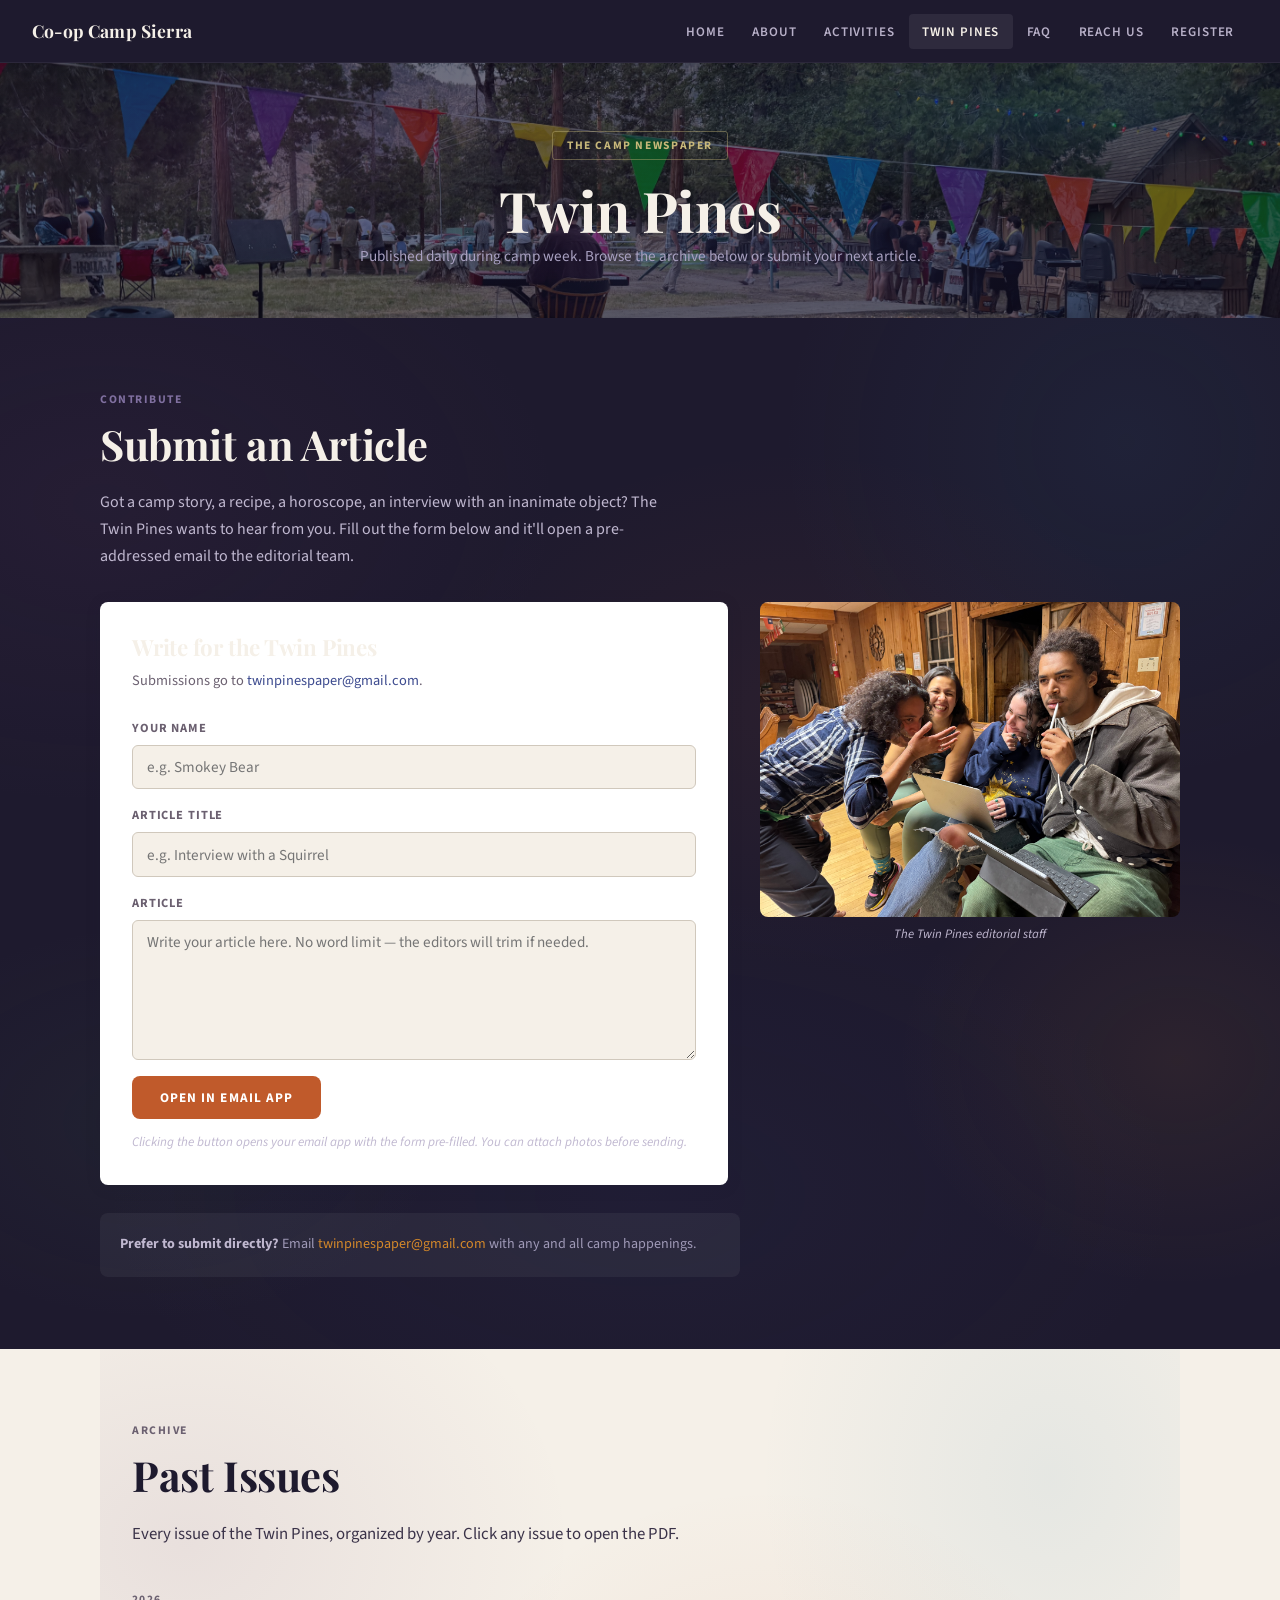
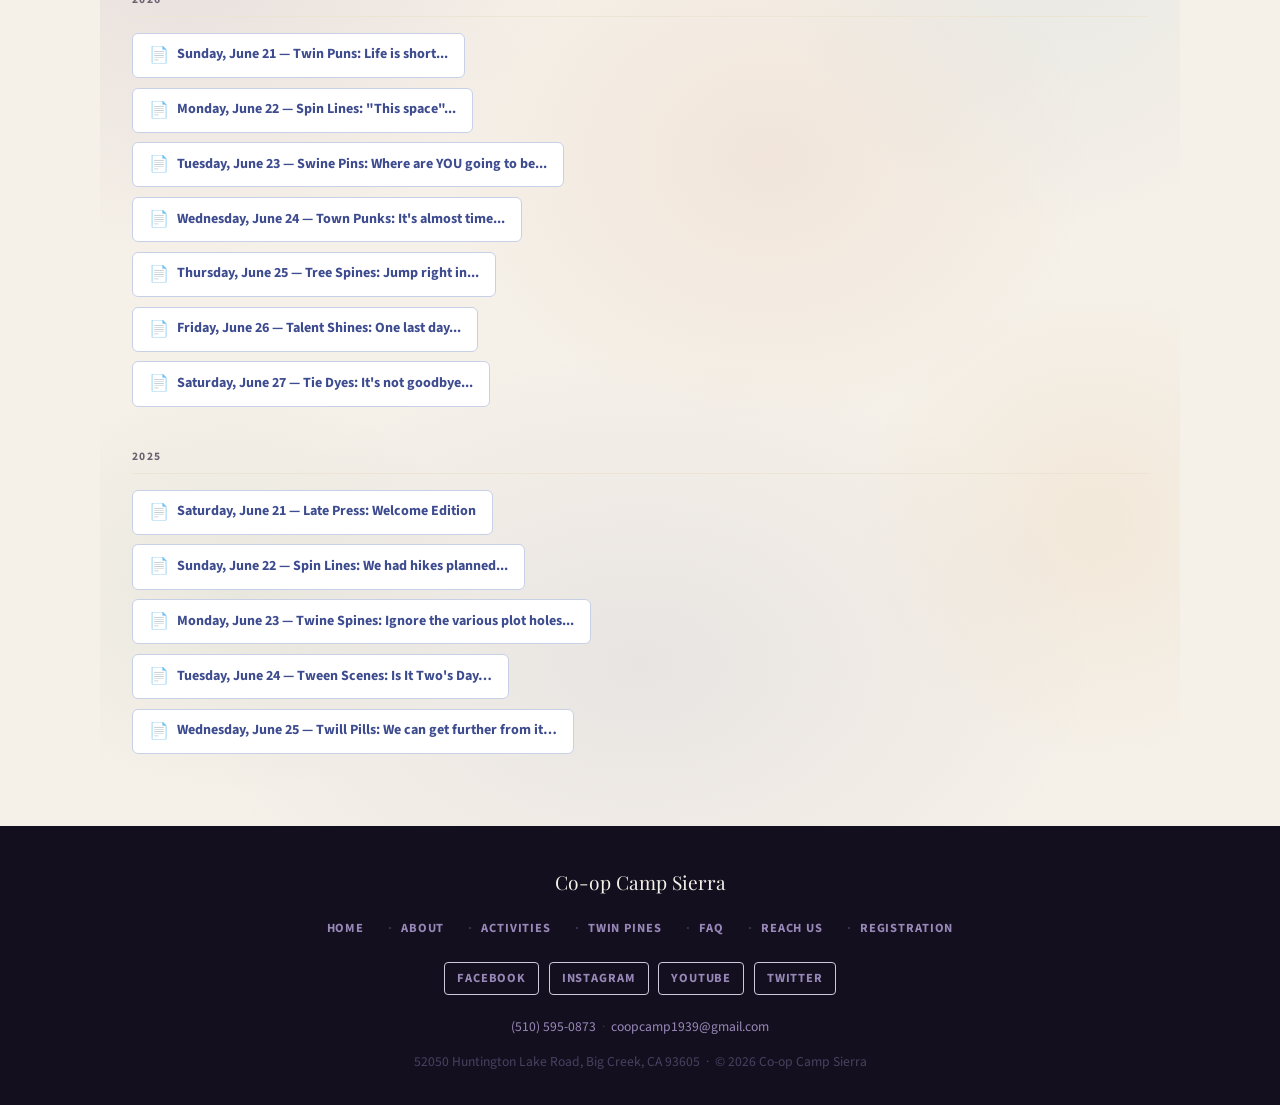
<file: pages/twin-pines.html>
<!DOCTYPE html>
<html lang="en">
<head>
  <meta charset="UTF-8" />
  <meta name="viewport" content="width=device-width, initial-scale=1.0" />
  <title>Twin Pines | Co-op Camp Sierra</title>
  <meta name="description" content="The Twin Pines — the daily camp newspaper of Co-op Camp Sierra. Browse past issues and submit an article for the next edition." />
  <link rel="stylesheet" href="../css/style.css" />
  <script src="../js/config.js"></script>
  <script src="../js/site.js"></script>
  <style>
    .archive-year {
      font-family: 'Source Sans 3', sans-serif;
      font-size: 0.72rem;
      font-weight: 700;
      letter-spacing: 0.13em;
      text-transform: uppercase;
      color: var(--mid);
      margin: 2.5rem 0 0.75rem;
      padding-bottom: 0.4rem;
      border-bottom: 1px solid var(--parchment);
    }
    .archive-year:first-child { margin-top: 0; }
  </style>
</head>
<body>

  <body data-title="Twin Pines">

  <div id="site-nav"></div>

  <header class="page-hero page-hero-bg tiedye-wash"
          style="background-image: url('../images/carnival.jpeg'); padding: 3.5rem 2rem 3rem;">
    <p class="page-eyebrow">The Camp Newspaper</p>
    <h1>Twin Pines</h1>
    <p style="color:#a8a0c0; font-size:0.95rem; max-width:580px; margin:0 auto;">Published daily during camp week. Browse the archive below or submit your next article.</p>
  </header>

  <!-- SUBMIT AN ARTICLE -->
  <div class="band band-ink tiedye-wash">
    <div class="band-inner">
      <p class="section-eyebrow">Contribute</p>
      <h2 class="section-title">Submit an Article</h2>
      <p style="color:#c0b8d0; max-width:580px; font-size:1rem; margin-bottom:2rem;">Got a camp story, a recipe, a horoscope, an interview with an inanimate object? The Twin Pines wants to hear from you. Fill out the form below and it'll open a pre-addressed email to the editorial team.</p>

      <div style="display:flex; gap:2rem; align-items:flex-start; flex-wrap:wrap;">

        <div class="article-form" style="flex:1; min-width:280px;">
          <h3>Write for the Twin Pines</h3>
          <p class="form-sub">Submissions go to <a href="mailto:twinpinespaper@gmail.com">twinpinespaper@gmail.com</a>.</p>
          <div class="form-row">
            <label for="author-name">Your Name</label>
            <input type="text" id="author-name" name="author-name" placeholder="e.g. Smokey Bear" autocomplete="name">
          </div>
          <div class="form-row">
            <label for="article-title">Article Title</label>
            <input type="text" id="article-title" name="article-title" placeholder="e.g. Interview with a Squirrel">
          </div>
          <div class="form-row">
            <label for="article-body">Article</label>
            <textarea id="article-body" name="article-body" placeholder="Write your article here. No word limit — the editors will trim if needed."></textarea>
          </div>
          <button class="btn btn-rust" type="button" onclick="submitArticle()"
                  style="background:var(--rust); color:white; font-size:0.83rem; padding:0.75rem 1.75rem; cursor:pointer;">
            Open in Email App
          </button>
          <p class="form-note">Clicking the button opens your email app with the form pre-filled. You can attach photos before sending.</p>
        </div>

        <div style="flex:1; min-width:280px; max-width:420px;">
          <img src="../images/pines-staff.jpeg" alt="Twin Pines Staff"
               style="width:100%; border-radius:8px; object-fit:cover;">
          <p class="photo-caption">The Twin Pines editorial staff</p>
        </div>


      </div>

      <div style="margin-top:1.75rem; padding:1.25rem; background:rgba(255,255,255,0.05); border-radius:var(--radius); max-width:640px;">
        <p style="font-size:0.88rem; color:#a09ab8;"><strong style="color:#c0b8d0;">Prefer to submit directly?</strong> Email <a href="mailto:twinpinespaper@gmail.com" style="color:var(--marigold);">twinpinespaper@gmail.com</a> with any and all camp happenings.</p>
      </div>
    </div>
  </div>

  <!-- ARCHIVE -->
  <section class="section tiedye-wash">
    <p class="section-eyebrow">Archive</p>
    <h2 class="section-title">Past Issues</h2>
    <p class="section-body">Every issue of the Twin Pines, organized by year. Click any issue to open the PDF.</p>

    <!-- ======================================================
         HOW TO ADD ISSUES:
         1. Save PDFs to pdfs/2026/ or pdfs/2025/ etc.
         2. Copy a .newspaper-card block and update the href,
            iframe src, date, title, and description.
         ====================================================== -->

    <p class="archive-year">2026</p>

        <ul class="pdf-list">
          <li>
            <a href="../pdfs/twin-pines/2026/2026-06-21.pdf" target="_blank">
              <span class="pdf-icon">📄</span> Sunday, June 21 — Twin Puns: Life is short...
            </a>
          </li>
          <li>
            <a href="../pdfs/twin-pines/2026/2026-06-22.pdf" target="_blank">
              <span class="pdf-icon">📄</span> Monday, June 22 — Spin Lines: "This space"...
            </a>
          </li>
          <li>
            <a href="../pdfs/twin-pines/2026/2026-06-23.pdf" target="_blank">
              <span class="pdf-icon">📄</span> Tuesday, June 23 — Swine Pins: Where are YOU going to be...
            </a>
          </li>
          <li>
            <a href="../pdfs/twin-pines/2026/2026-06-24.pdf" target="_blank">
              <span class="pdf-icon">📄</span> Wednesday, June 24 — Town Punks: It's almost time...
            </a>
          </li>
          <li>
            <a href="../pdfs/twin-pines/2026/2026-06-25.pdf" target="_blank">
              <span class="pdf-icon">📄</span> Thursday, June 25 — Tree Spines: Jump right in...
            </a>
          </li>
          <li>
            <a href="../pdfs/twin-pines/2026/2026-06-26.pdf" target="_blank">
              <span class="pdf-icon">📄</span> Friday, June 26 — Talent Shines: One last day...
            </a>
          </li>
          <li>
            <a href="../pdfs/twin-pines/2026/2026-06-27.pdf" target="_blank">
              <span class="pdf-icon">📄</span> Saturday, June 27 — Tie Dyes: It's not goodbye...
            </a>
          </li>
        </ul>

        <p class="archive-year">2025</p>
        <ul class="pdf-list">
          <li>
            <a href="../pdfs/twin-pines/2025/June 21 - Saturday.pdf" target="_blank">
              <span class="pdf-icon">📄</span> Saturday, June 21 — Late Press: Welcome Edition
            </a>
          </li>
          <li>
            <a href="../pdfs/twin-pines/2025/June 22 - Sunday.pdf" target="_blank">
              <span class="pdf-icon">📄</span> Sunday, June 22 — Spin Lines: We had hikes planned...
            </a>
          </li>
          <li>
            <a href="../pdfs/twin-pines/2025/June 23 - Monday" target="_blank">
              <span class="pdf-icon">📄</span> Monday, June 23 — Twine Spines: Ignore the various plot holes...
            </a>
          </li>
          <li>
            <a href="../pdfs/twin-pines/2025/June 24 - Tuesday.pdf" target="_blank">
              <span class="pdf-icon">📄</span> Tuesday, June 24 — Tween Scenes: Is It Two's Day…
            </a>
          </li>
          <li>
            <a href="../pdfs/twin-pines/2025/June 25 - Wednesday.pdf" target="_blank">
              <span class="pdf-icon">📄</span> Wednesday, June 25 — Twill Pills: We can get further from it…
            </a>
          </li>
        </ul>

  </section>

  <div id="site-footer"></div>

  <script>
    function submitArticle() {
      const name  = document.getElementById('author-name').value.trim();
      const title = document.getElementById('article-title').value.trim();
      const body  = document.getElementById('article-body').value.trim();
      if (!title && !body) {
        alert('Please add at least an article title or some content before submitting.');
        return;
      }
      const subject = encodeURIComponent('Twin Pines Submission' + (title ? ': ' + title : ''));
      const emailBody = encodeURIComponent(
        (name ? 'From: ' + name + '\n\n' : '') +
        (title ? 'Title: ' + title + '\n\n' : '') +
        (body || '(no body text — attach photos or add your article here)') +
        '\n\n---\nSent via coopcamp.com/twin-pines'
      );
      window.location.href = 'mailto:twinpinespaper@gmail.com?subject=' + subject + '&body=' + emailBody;
    }
  </script>

  <script src="../js/config.js"></script>
  <script src="../js/site.js"></script>

</body>
</html>
</file>
<file: css/style.css>
/* =============================================
   Co-op Camp Sierra — Main Stylesheet
   Theme: Grown-up Tie-Dye / Sierra Summer
   ============================================= */

@import url('https://fonts.googleapis.com/css2?family=Playfair+Display:ital,wght@0,700;0,800;1,700&family=Source+Sans+3:wght@400;500;600;700&display=swap');

/* --- Tokens --- */
:root {
  /* Tie-dye palette: earthy, saturated but not garish */
  --indigo:   #3D4B8F;
  --rust:     #C05A2B;
  --sage:     #4A7C59;
  --marigold: #D4882A;
  --plum:     #6B3A6B;
  --sky:      #2E7DA6;

  --ink:      #1E1A2E;   /* near-black for type */
  --stone:    #F5F0E8;   /* warm off-white background */
  --parchment:#EDE5D4;   /* slightly darker warm tone */
  --mid:      #6B6070;   /* muted body text */

  --radius:   8px;
  --shadow:   0 2px 16px rgba(30,26,46,0.10);
}

/* --- Reset & Base --- */
*, *::before, *::after { box-sizing: border-box; margin: 0; padding: 0; }
html { scroll-behavior: smooth; }

body {
  font-family: 'Source Sans 3', sans-serif;
  background: var(--stone);
  color: var(--ink);
  font-size: 17px;
  line-height: 1.7;
  overflow-x: hidden;
}

h1, h2, h3 {
  font-family: 'Playfair Display', Georgia, serif;
  line-height: 1.2;
  letter-spacing: -0.01em;
}

h4, h5, h6 {
  font-family: 'Source Sans 3', sans-serif;
  font-weight: 700;
  letter-spacing: 0.06em;
  text-transform: uppercase;
  font-size: 0.78rem;
  color: var(--mid);
}

p { color: #3a3248; }

a { color: var(--indigo); text-decoration: none; }
a:hover { text-decoration: underline; }
a:focus-visible { outline: 3px solid var(--marigold); outline-offset: 3px; border-radius: 3px; }

img { max-width: 100%; height: auto; display: block; }

/* --- Subtle tie-dye wash (background texture, not a poster) --- */
.tiedye-wash {
  position: relative;
  overflow: hidden;
}
.tiedye-wash::before {
  content: '';
  position: absolute;
  inset: 0;
  background:
    radial-gradient(ellipse 55% 45% at 8% 18%,  rgba(107,58,107,0.09) 0%, transparent 65%),
    radial-gradient(ellipse 45% 55% at 88% 12%,  rgba(46,125,166,0.08) 0%, transparent 60%),
    radial-gradient(ellipse 65% 45% at 50% 85%,  rgba(61,75,143,0.07) 0%, transparent 65%),
    radial-gradient(ellipse 40% 40% at 92% 72%,  rgba(212,136,42,0.08) 0%, transparent 55%),
    radial-gradient(ellipse 42% 35% at 12% 78%,  rgba(74,124,89,0.07) 0%, transparent 55%),
    radial-gradient(ellipse 50% 42% at 62% 38%,  rgba(192,90,43,0.07) 0%, transparent 60%);
  pointer-events: none;
  z-index: 0;
}
.tiedye-wash > * { position: relative; z-index: 1; }

/* --- Nav --- */
.site-nav {
  position: sticky;
  top: 0;
  z-index: 100;
  background: var(--ink);
  padding: 0 2rem;
  display: flex;
  align-items: center;
  justify-content: space-between;
  gap: 1.5rem;
  border-bottom: 1px solid rgba(255,255,255,0.06);
}

.nav-logo {
  font-family: 'Playfair Display', serif;
  font-size: 1.1rem;
  font-weight: 700;
  color: var(--stone);
  white-space: nowrap;
  padding: 1rem 0;
  text-decoration: none;
  letter-spacing: 0.01em;
}
.nav-logo:hover { text-decoration: none; color: #e8c87a; }

.nav-links {
  list-style: none;
  display: flex;
  gap: 0;
  align-items: center;
}

.nav-links a {
  color: #b8b0c8;
  font-weight: 600;
  font-size: 0.82rem;
  letter-spacing: 0.07em;
  text-transform: uppercase;
  padding: 0.55rem 0.85rem;
  border-radius: 4px;
  transition: color 0.15s, background 0.15s;
  text-decoration: none;
  white-space: nowrap;
}
.nav-links a:hover,
.nav-links a.active {
  color: var(--stone);
  background: rgba(255,255,255,0.07);
}

/* Hamburger */
.nav-toggle {
  display: none;
  background: none;
  border: none;
  cursor: pointer;
  padding: 0.5rem;
  color: var(--stone);
  gap: 5px;
  flex-direction: column;
}
.nav-toggle span {
  display: block;
  width: 22px;
  height: 2px;
  background: currentColor;
  border-radius: 2px;
  transition: transform 0.2s;
}

@media (max-width: 720px) {
  .nav-toggle { display: flex; }
  .site-nav { padding: 0 1.25rem; position: relative; }
  .nav-links {
    display: none;
    flex-direction: column;
    position: absolute;
    top: 100%;
    left: 0; right: 0;
    background: var(--ink);
    padding: 0.75rem 1.25rem 1.25rem;
    border-top: 1px solid rgba(255,255,255,0.08);
    box-shadow: 0 8px 24px rgba(0,0,0,0.3);
  }
  .nav-links.open { display: flex; }
  .nav-links a { font-size: 0.9rem; padding: 0.6rem 0.75rem; border-radius: 6px; border-bottom: none; }
  .nav-links li { border-bottom: 1px solid rgba(255,255,255,0.05); }
  .nav-links li:last-child { border-bottom: none; }
}

/* --- Hero --- */
.hero {
  padding: 5.5rem 2rem 5rem;
  text-align: center;
  background: var(--ink);
  color: white;
  position: relative;
  overflow: hidden;
}

/* Tie-dye rings as ambient glow — deep, painterly */
.hero::before {
  content: '';
  position: absolute;
  inset: 0;
  background:
    radial-gradient(ellipse 70% 60% at 15% 25%,  rgba(107,58,107,0.28) 0%, transparent 60%),
    radial-gradient(ellipse 55% 65% at 85% 15%,  rgba(46,125,166,0.22) 0%, transparent 58%),
    radial-gradient(ellipse 75% 50% at 50% 90%,  rgba(61,75,143,0.25) 0%, transparent 62%),
    radial-gradient(ellipse 45% 45% at 90% 75%,  rgba(212,136,42,0.18) 0%, transparent 52%),
    radial-gradient(ellipse 50% 40% at 10% 80%,  rgba(74,124,89,0.18) 0%, transparent 52%);
  pointer-events: none;
  z-index: 0;
}
.hero > * { position: relative; z-index: 1; }

.hero-eyebrow {
  display: inline-block;
  font-family: 'Source Sans 3', sans-serif;
  font-weight: 700;
  font-size: 0.75rem;
  letter-spacing: 0.14em;
  text-transform: uppercase;
  color: #c8b87a;
  border: 1px solid rgba(200,184,122,0.45);
  padding: 0.3rem 1rem;
  border-radius: 3px;
  margin-bottom: 1.5rem;
}

.hero-title {
  font-size: clamp(2.8rem, 7.5vw, 6rem);
  font-weight: 800;
  line-height: 1.0;
  color: var(--stone);
  margin-bottom: 1rem;
  max-width: 800px;
  margin-left: auto;
  margin-right: auto;
}

.hero-subtitle {
  font-family: 'Playfair Display', serif;
  font-style: italic;
  font-size: clamp(1.1rem, 2.5vw, 1.5rem);
  color: #b8cce0;
  margin-bottom: 2rem;
  max-width: 580px;
  margin-left: auto;
  margin-right: auto;
}

.hero-ctas {
  display: flex;
  gap: 0.85rem;
  justify-content: center;
  flex-wrap: wrap;
}

/* --- Buttons --- */
.btn {
  display: inline-block;
  font-family: 'Source Sans 3', sans-serif;
  font-weight: 700;
  font-size: 0.83rem;
  letter-spacing: 0.08em;
  text-transform: uppercase;
  padding: 0.8rem 2rem;
  border-radius: var(--radius);
  transition: transform 0.14s, box-shadow 0.14s, background 0.14s;
  text-decoration: none;
  cursor: pointer;
  border: none;
}
.btn:hover { transform: translateY(-1px); box-shadow: 0 5px 18px rgba(0,0,0,0.18); text-decoration: none; }
.btn:active { transform: translateY(0); }

.btn-primary   { background: var(--rust);    color: white; }
.btn-secondary { background: transparent;    color: var(--stone); border: 1.5px solid rgba(245,240,232,0.5); }
.btn-secondary:hover { background: rgba(245,240,232,0.1); }
.btn-indigo    { background: var(--indigo);  color: white; }
.btn-sage      { background: var(--sage);    color: white; }
.btn-plum      { background: var(--plum);    color: white; }

/* --- Sections --- */
.section {
  padding: 4.5rem 2rem;
  max-width: 1080px;
  margin: 0 auto;
}

.section-eyebrow {
  font-family: 'Source Sans 3', sans-serif;
  font-weight: 700;
  font-size: 0.73rem;
  letter-spacing: 0.13em;
  text-transform: uppercase;
  color: var(--mid);
  margin-bottom: 0.6rem;
}

.section-title {
  font-size: clamp(1.75rem, 4vw, 2.6rem);
  font-weight: 700;
  margin-bottom: 1.25rem;
}

.section-body {
  font-size: 1.05rem;
  max-width: 660px;
  color: #3a3248;
  line-height: 1.75;
}

/* Bands */
.band {
  width: 100%;
  padding: 4.5rem 2rem;
}
.band-ink { background: var(--ink); color: var(--stone); }
.band-ink p { color: #c0b8d0; }
.band-ink .section-title { color: var(--stone); }
.band-ink .section-eyebrow { color: #8070a0; }

.band-parchment { background: var(--parchment); }

.band-inner {
  max-width: 1080px;
  margin: 0 auto;
}

/* --- Quote --- */
.pullquote {
  position: relative;
  padding: 1.5rem 1.75rem 1.5rem 2.25rem;
  margin: 2.5rem 0;
  max-width: 680px;
}
.pullquote::before {
  content: '';
  position: absolute;
  left: 0; top: 0; bottom: 0;
  width: 4px;
  background: linear-gradient(to bottom, var(--plum), var(--sky), var(--sage));
  border-radius: 4px;
}
.pullquote p {
  font-family: 'Playfair Display', serif;
  font-style: italic;
  font-size: 1.2rem;
  line-height: 1.6;
  color: #3a3060;
}

/* --- Activity Grid --- */
.activity-grid {
  display: grid;
  grid-template-columns: repeat(auto-fill, minmax(210px, 1fr));
  gap: 1px;
  background: var(--parchment);
  border: 1px solid var(--parchment);
  border-radius: var(--radius);
  overflow: hidden;
  margin-top: 1.75rem;
}

.activity-card {
  background: var(--stone);
  padding: 1.4rem 1.25rem;
  transition: background 0.15s;
}
.activity-card:hover { background: white; }
.activity-card h3 {
  font-family: 'Source Sans 3', sans-serif;
  font-size: 0.95rem;
  font-weight: 700;
  color: var(--ink);
  margin-bottom: 0.2rem;
}
.activity-card p {
  font-size: 0.85rem;
  color: var(--mid);
  line-height: 1.45;
}
.activity-dot {
  width: 8px; height: 8px;
  border-radius: 50%;
  display: inline-block;
  margin-right: 0.5rem;
  vertical-align: middle;
  flex-shrink: 0;
}

/* --- Pricing --- */
.pricing-grid {
  display: grid;
  grid-template-columns: repeat(auto-fill, minmax(230px, 1fr));
  gap: 1.25rem;
  margin-top: 1.5rem;
}

.pricing-card {
  background: rgba(255,255,255,0.06);
  border: 1px solid rgba(255,255,255,0.1);
  border-radius: var(--radius);
  padding: 1.5rem;
}
.pricing-card h3 {
  font-family: 'Source Sans 3', sans-serif;
  font-size: 0.75rem;
  font-weight: 700;
  letter-spacing: 0.1em;
  text-transform: uppercase;
  color: #c0b0d8;
  margin-bottom: 1rem;
  padding-bottom: 0.6rem;
  border-bottom: 1px solid rgba(255,255,255,0.1);
}
.price-row {
  display: flex;
  justify-content: space-between;
  gap: 0.5rem;
  padding: 0.3rem 0;
  font-size: 0.9rem;
  color: #c0b8d0;
  border-bottom: 1px solid rgba(255,255,255,0.05);
}
.price-row:last-child { border-bottom: none; }
.price-label { color: #a09ab8; }
.price-val { font-weight: 700; color: var(--stone); }

.pricing-label {
  font-family: 'Source Sans 3', sans-serif;
  font-weight: 700;
  font-size: 0.72rem;
  letter-spacing: 0.12em;
  text-transform: uppercase;
  color: #8070a0;
  margin: 2rem 0 0.6rem;
  padding-bottom: 0.4rem;
  border-bottom: 1px solid rgba(255,255,255,0.08);
}

.pricing-note-block {
  background: rgba(212,136,42,0.12);
  border-left: 3px solid var(--marigold);
  border-radius: 0 6px 6px 0;
  padding: 0.75rem 1.1rem;
  font-size: 0.88rem;
  color: #d4c09a;
  margin: 1rem 0;
}

/* --- Registration Steps --- */
.reg-steps {
  display: grid;
  grid-template-columns: repeat(auto-fill, minmax(230px, 1fr));
  gap: 1.25rem;
  margin: 1.75rem 0;
}
.step-card {
  background: white;
  border-radius: var(--radius);
  padding: 1.5rem;
  box-shadow: var(--shadow);
  border-top: 3px solid var(--rust);
}
.step-card:nth-child(2) { border-top-color: var(--indigo); }
.step-num {
  font-family: 'Playfair Display', serif;
  font-size: 2.25rem;
  font-weight: 800;
  color: var(--rust);
  line-height: 1;
  margin-bottom: 0.5rem;
}
.step-card:nth-child(2) .step-num { color: var(--indigo); }
.step-card h3 {
  font-family: 'Source Sans 3', sans-serif;
  font-weight: 700;
  font-size: 0.95rem;
  color: var(--ink);
  margin-bottom: 0.4rem;
}
.step-card p { font-size: 0.9rem; color: var(--mid); }
.step-card a { color: var(--indigo); }

/* --- Contact --- */
.contact-grid {
  display: grid;
  grid-template-columns: 1fr 1fr;
  gap: 1.5rem;
  margin-top: 1.75rem;
}
@media (max-width: 580px) {
  .contact-grid { grid-template-columns: 1fr; }
}

.contact-card {
  background: white;
  border-radius: var(--radius);
  padding: 1.75rem;
  box-shadow: var(--shadow);
}
.contact-card h3 {
  font-family: 'Source Sans 3', sans-serif;
  font-weight: 700;
  font-size: 0.75rem;
  letter-spacing: 0.1em;
  text-transform: uppercase;
  color: var(--mid);
  margin-bottom: 0.85rem;
  padding-bottom: 0.6rem;
  border-bottom: 1px solid var(--parchment);
}
.contact-card address { font-style: normal; }
.contact-card p,
.contact-card address p { font-size: 1rem; color: #3a3248; line-height: 1.7; }
.contact-card a { color: var(--indigo); font-weight: 600; }

/* --- Social Links --- */
.social-links {
  display: flex;
  gap: 0.6rem;
  flex-wrap: wrap;
  margin-top: 1rem;
}
.social-links a {
  font-size: 0.78rem;
  font-weight: 700;
  letter-spacing: 0.07em;
  text-transform: uppercase;
  color: var(--mid);
  border: 1px solid #d0c8dc;
  border-radius: 4px;
  padding: 0.3rem 0.75rem;
  text-decoration: none;
  transition: border-color 0.15s, color 0.15s;
}
.social-links a:hover { color: var(--indigo); border-color: var(--indigo); }

/* --- Paypal box --- */
.paypal-box {
  background: white;
  border-radius: var(--radius);
  padding: 1.5rem;
  box-shadow: var(--shadow);
  display: inline-flex;
  flex-direction: column;
  align-items: flex-start;
  gap: 0.6rem;
  margin-top: 1.25rem;
}
.paypal-box p { font-size: 0.9rem; color: var(--mid); }
.paypal-box strong { color: var(--ink); }

/* --- Google Form Embed --- */
.google-form-wrap {
  background: white;
  border-radius: var(--radius);
  padding: 1.5rem;
  box-shadow: var(--shadow);
  margin-top: 1.5rem;
}
.google-form-wrap iframe {
  width: 100%;
  min-height: 600px;
  border: none;
  border-radius: 4px;
}

/* --- Footer --- */
.site-footer {
  background: #130f1f;
  color: #7a7090;
  text-align: center;
  padding: 2.5rem 2rem 2rem;
  font-size: 0.85rem;
}
.footer-logo {
  font-family: 'Playfair Display', serif;
  font-size: 1.2rem;
  color: var(--stone);
  display: block;
  margin-bottom: 1rem;
}
.footer-links {
  display: flex;
  justify-content: center;
  gap: 0.5rem;
  flex-wrap: wrap;
  margin-bottom: 1.25rem;
}
.footer-links a {
  color: #7a7090;
  font-size: 0.78rem;
  letter-spacing: 0.07em;
  text-transform: uppercase;
  font-weight: 700;
  padding: 0.2rem 0.5rem;
  text-decoration: none;
  transition: color 0.15s;
}
.footer-links a:hover { color: var(--stone); }
.footer-links a + a::before {
  content: '·';
  margin-right: 0.5rem;
  color: #3a3450;
}
.site-footer a { color: #9888b8; }
.site-footer a:hover { color: var(--stone); }

/* --- Page hero (inner pages) --- */
.page-hero {
  background: var(--ink);
  text-align: center;
  padding: 3.5rem 2rem 3rem;
  position: relative;
  overflow: hidden;
}
.page-hero::before {
  content: '';
  position: absolute;
  inset: 0;
  background:
    radial-gradient(ellipse 60% 80% at 20% 30%, rgba(107,58,107,0.22) 0%, transparent 60%),
    radial-gradient(ellipse 50% 60% at 80% 20%, rgba(46,125,166,0.18) 0%, transparent 58%),
    radial-gradient(ellipse 55% 50% at 60% 80%, rgba(61,75,143,0.18) 0%, transparent 60%);
  pointer-events: none;
}
.page-hero > * { position: relative; z-index: 1; }
.page-hero h1 {
  font-size: clamp(2rem, 5.5vw, 3.5rem);
  color: var(--stone);
}
.page-hero p {
  color: #a8a0c0;
  font-size: 1rem;
  max-width: 560px;
  margin: 0.75rem auto 0;
}
.page-hero .page-eyebrow {
  display: inline-block;
  font-size: 0.72rem;
  font-weight: 700;
  letter-spacing: 0.14em;
  text-transform: uppercase;
  color: #c8b87a;
  border: 1px solid rgba(200,184,122,0.4);
  padding: 0.25rem 0.85rem;
  border-radius: 3px;
  margin-bottom: 1rem;
}

/* --- Info strip (homepage quick facts) --- */
.info-strip {
  background: var(--parchment);
  border-top: 1px solid #ddd4c4;
  border-bottom: 1px solid #ddd4c4;
}
.info-strip-inner {
  max-width: 1080px;
  margin: 0 auto;
  padding: 2.5rem 2rem;
  display: grid;
  grid-template-columns: repeat(auto-fit, minmax(200px, 1fr));
  gap: 2rem;
}
.info-item h4 { margin-bottom: 0.35rem; color: var(--mid); }
.info-item p { font-size: 0.95rem; color: #3a3248; line-height: 1.5; }

/* --- Responsive --- */
@media (max-width: 580px) {
  .section { padding: 3rem 1.25rem; }
  .band { padding: 3rem 1.25rem; }
  .hero { padding: 3.5rem 1.25rem 3rem; }
  .page-hero { padding: 2.5rem 1.25rem 2.25rem; }
}

/* Reduced motion */
@media (prefers-reduced-motion: reduce) {
  *, *::before, *::after { transition: none !important; animation: none !important; }
}

/* =============================================
   Additional styles — v2 updates
   ============================================= */

/* --- Nav CTA button --- */
.nav-cta {
  display: inline-block;
  font-family: 'Source Sans 3', sans-serif;
  font-weight: 700;
  font-size: 0.78rem;
  letter-spacing: 0.08em;
  text-transform: uppercase;
  background: var(--rust);
  color: white !important;
  padding: 0.5rem 1.1rem;
  border-radius: var(--radius);
  text-decoration: none !important;
  transition: background 0.15s, transform 0.12s;
  white-space: nowrap;
  margin-left: 0.5rem;
}
.nav-cta:hover { background: #a84a20; transform: translateY(-1px); }
@media (max-width: 720px) {
  .nav-cta { margin-left: 0; margin-top: 0.25rem; display: inline-block; width: auto; }
}

/* --- Hero with background image --- */
.hero-bg {
  background-color: var(--ink);
  background-size: cover;
  background-position: center center;
  background-repeat: no-repeat;
}
/* Overlay that sits between image and tie-dye glow */
.hero-bg::after {
  content: '';
  position: absolute;
  inset: 0;
  background: rgba(20, 15, 35, 0.60);
  z-index: 0;
  pointer-events: none;
}
/* tie-dye glow sits on top of the dim overlay */
.hero-bg::before { z-index: 1; }
.hero-bg > * { position: relative; z-index: 2; }

/* Page hero with image */
.page-hero-bg {
  background-color: var(--ink);
  background-size: cover;
  background-position: center 40%;
  background-repeat: no-repeat;
}
.page-hero-bg::after {
  content: '';
  position: absolute;
  inset: 0;
  background: rgba(20, 15, 35, 0.58);
  z-index: 0;
  pointer-events: none;
}
.page-hero-bg::before { z-index: 1; }
.page-hero-bg > * { position: relative; z-index: 2; }

/* --- Photo placeholder blocks --- */
.photo-block {
  background: var(--parchment);
  border: none;
  border-radius: var(--radius);
  display: flex;
  flex-direction: column;
  align-items: center;
  justify-content: center;
  color: #9a9080;
  font-size: 0.82rem;
  font-weight: 600;
  letter-spacing: 0.06em;
  text-transform: uppercase;
  gap: 0.5rem;
  text-align: center;
  padding: 1.5rem;
  overflow: hidden;
  position: relative;
}
.photo-block img {
  position: absolute;
  inset: 0;
  width: 100%;
  height: 100%;
  object-fit: cover;
  border-radius: calc(var(--radius) - 2px);
}
.photo-block-label {
  position: relative;
  z-index: 1;
  background: rgba(255,255,255,0.85);
  border-radius: 4px;
  padding: 0.2rem 0.5rem;
  font-size: 0.72rem;
}

/* Photo grid layouts */
.photo-grid-2 {
  display: grid;
  grid-template-columns: 1fr 1fr;
  gap: 1rem;
  margin: 2rem 0;
}
.photo-grid-3 {
  display: grid;
  grid-template-columns: repeat(3, 1fr);
  gap: 1rem;
  margin: 2rem 0;
}
.photo-grid-hero {
  display: grid;
  grid-template-columns: 2fr 1fr;
  gap: 1rem;
  margin: 2rem 0;
}
@media (max-width: 640px) {
  .photo-grid-2, .photo-grid-3, .photo-grid-hero { grid-template-columns: 1fr; }
}

/* Photo caption */
.photo-caption {
  font-size: 0.8rem;
  color: var(--mid);
  font-style: italic;
  margin-top: 0.4rem;
  text-align: center;
}

/* --- Schedule / Week-at-a-Glance --- */
.schedule-section { margin-top: 3rem; }

.schedule-tabs {
  display: flex;
  gap: 0.4rem;
  flex-wrap: wrap;
  margin-bottom: 0;
  border-bottom: 2px solid var(--parchment);
  padding-bottom: 0;
}
.schedule-tab {
  font-family: 'Source Sans 3', sans-serif;
  font-size: 0.78rem;
  font-weight: 700;
  letter-spacing: 0.07em;
  text-transform: uppercase;
  padding: 0.55rem 1rem;
  border-radius: 6px 6px 0 0;
  background: var(--parchment);
  color: var(--mid);
  border: none;
  cursor: pointer;
  border: 1px solid #d8cebc;
  border-bottom: none;
  transition: background 0.12s, color 0.12s;
  margin-bottom: -2px;
}
.schedule-tab.active {
  background: var(--stone);
  color: var(--ink);
  border-color: var(--parchment);
  border-bottom-color: var(--stone);
}
.schedule-tab:hover:not(.active) { background: #ede5d4; }

.schedule-panel {
  display: none;
  background: var(--stone);
  border: 1px solid var(--parchment);
  border-top: none;
  border-radius: 0 var(--radius) var(--radius) var(--radius);
  padding: 1.5rem;
}
.schedule-panel.active { display: block; }

/* PDF download list */
.pdf-list {
  list-style: none;
  display: flex;
  flex-direction: column;
  gap: 0.6rem;
  margin-top: 1rem;
}
.pdf-list li a {
  display: inline-flex;
  align-items: center;
  gap: 0.5rem;
  font-weight: 700;
  font-size: 0.88rem;
  color: var(--indigo);
  border: 1px solid #c8d0e8;
  border-radius: 6px;
  padding: 0.5rem 1rem;
  background: white;
  transition: background 0.12s, border-color 0.12s;
  text-decoration: none;
}
.pdf-list li a:hover { background: #eef0f8; border-color: var(--indigo); }
.pdf-icon { font-size: 1rem; }

/* Embedded PDF viewer */
.pdf-embed-wrap {
  background: white;
  border-radius: var(--radius);
  border: 1px solid var(--parchment);
  overflow: hidden;
  margin-top: 1rem;
}
.pdf-embed-wrap iframe {
  width: 100%;
  height: 520px;
  border: none;
  display: block;
}

/* --- Twin Pines newspaper archive --- */
.newspaper-grid {
  display: grid;
  grid-template-columns: repeat(auto-fill, minmax(240px, 1fr));
  gap: 1.25rem;
  margin-top: 1.5rem;
}
.newspaper-card {
  background: white;
  border-radius: var(--radius);
  box-shadow: var(--shadow);
  overflow: hidden;
  transition: transform 0.15s, box-shadow 0.15s;
  text-decoration: none;
  color: var(--ink);
  display: flex;
  flex-direction: column;
}
.newspaper-card:hover {
  transform: translateY(-3px);
  box-shadow: 0 8px 28px rgba(30,26,46,0.14);
  text-decoration: none;
}
.newspaper-card-thumb {
  height: 160px;
  background: var(--parchment);
  border-bottom: 1px solid #e8e0d0;
  display: flex;
  align-items: center;
  justify-content: center;
  overflow: hidden;
}
.newspaper-card-thumb iframe {
  width: 200%;
  height: 200%;
  transform: scale(0.5);
  transform-origin: top left;
  pointer-events: none;
  border: none;
}
.newspaper-card-thumb .thumb-placeholder {
  font-family: 'Playfair Display', serif;
  font-size: 1.5rem;
  color: #c8b890;
  text-align: center;
  padding: 1rem;
}
.newspaper-card-body {
  padding: 1rem 1.1rem 1.25rem;
  flex: 1;
  display: flex;
  flex-direction: column;
}
.newspaper-card-date {
  font-size: 0.72rem;
  font-weight: 700;
  letter-spacing: 0.1em;
  text-transform: uppercase;
  color: var(--mid);
  margin-bottom: 0.3rem;
}
.newspaper-card-title {
  font-family: 'Playfair Display', serif;
  font-size: 1.05rem;
  color: var(--ink);
  line-height: 1.3;
  margin-bottom: 0.5rem;
}
.newspaper-card-link {
  font-size: 0.8rem;
  font-weight: 700;
  color: var(--indigo);
  margin-top: auto;
  letter-spacing: 0.04em;
}

/* Submit article form */
.article-form {
  background: white;
  border-radius: var(--radius);
  padding: 2rem;
  box-shadow: var(--shadow);
  max-width: 640px;
}
.article-form h3 {
  font-family: 'Playfair Display', serif;
  font-size: 1.4rem;
  margin-bottom: 0.5rem;
}
.article-form p.form-sub {
  font-size: 0.9rem;
  color: var(--mid);
  margin-bottom: 1.5rem;
}
.form-row {
  display: flex;
  flex-direction: column;
  gap: 0.35rem;
  margin-bottom: 1rem;
}
.form-row label {
  font-size: 0.78rem;
  font-weight: 700;
  letter-spacing: 0.07em;
  text-transform: uppercase;
  color: var(--mid);
}
.form-row input,
.form-row textarea {
  font-family: 'Source Sans 3', sans-serif;
  font-size: 0.95rem;
  color: var(--ink);
  background: var(--stone);
  border: 1px solid #d0c8bc;
  border-radius: 6px;
  padding: 0.65rem 0.85rem;
  transition: border-color 0.12s;
  width: 100%;
}
.form-row input:focus,
.form-row textarea:focus {
  outline: none;
  border-color: var(--indigo);
  background: white;
}
.form-row textarea { min-height: 140px; resize: vertical; }
.form-note {
  font-size: 0.82rem;
  color: var(--mid);
  margin-top: 0.75rem;
  font-style: italic;
}
</file>
